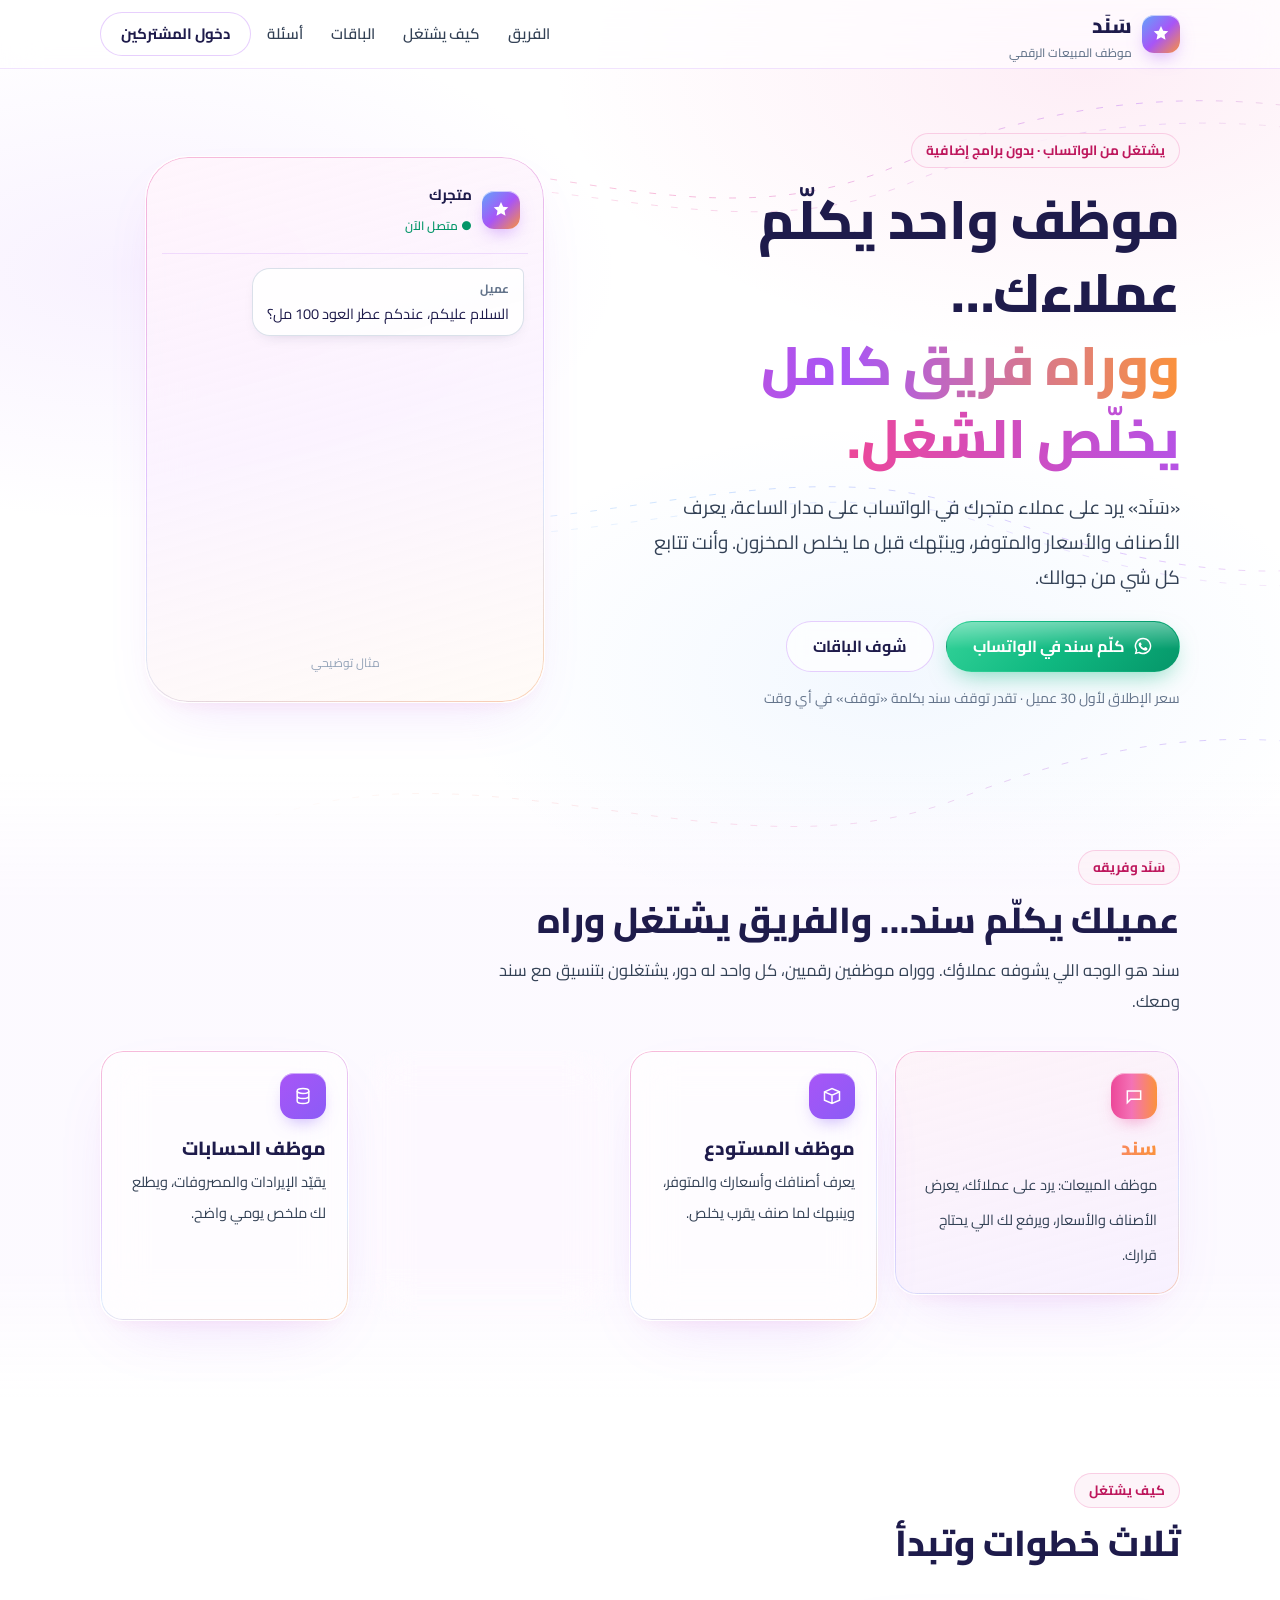
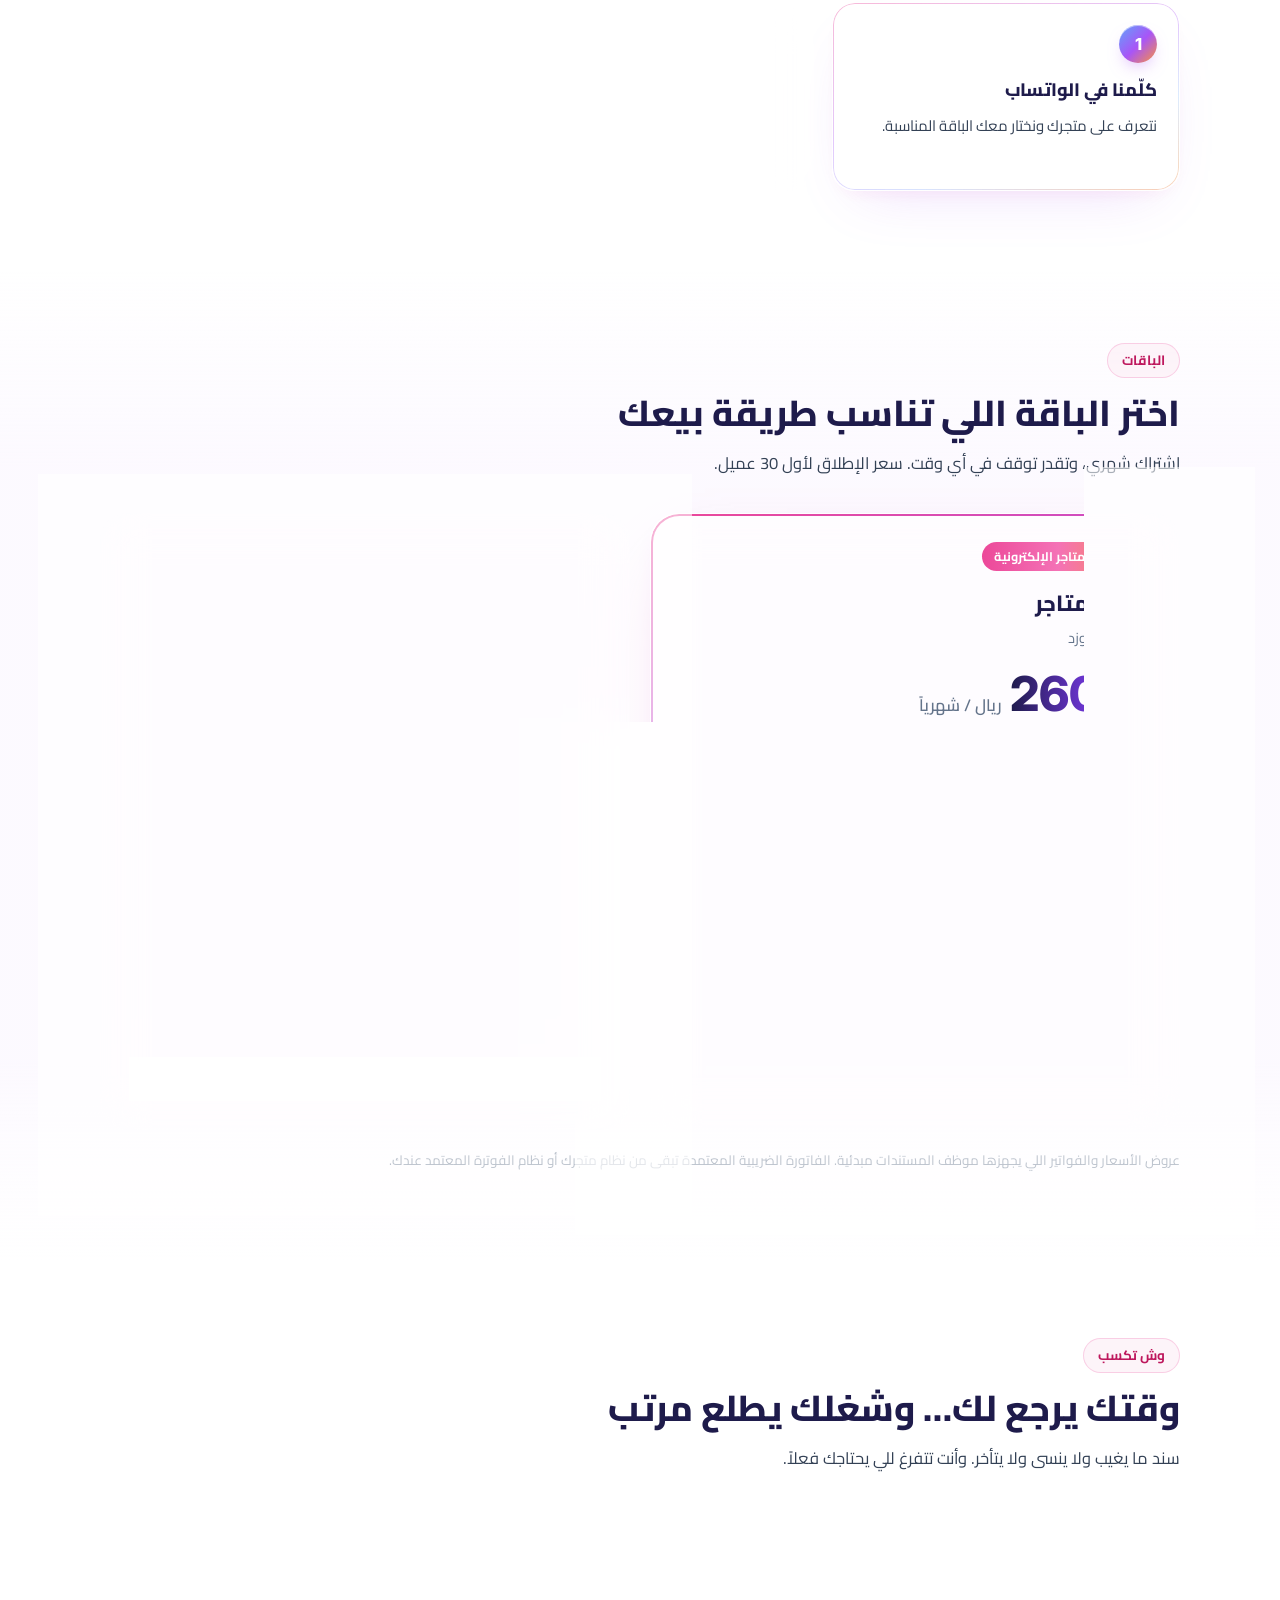
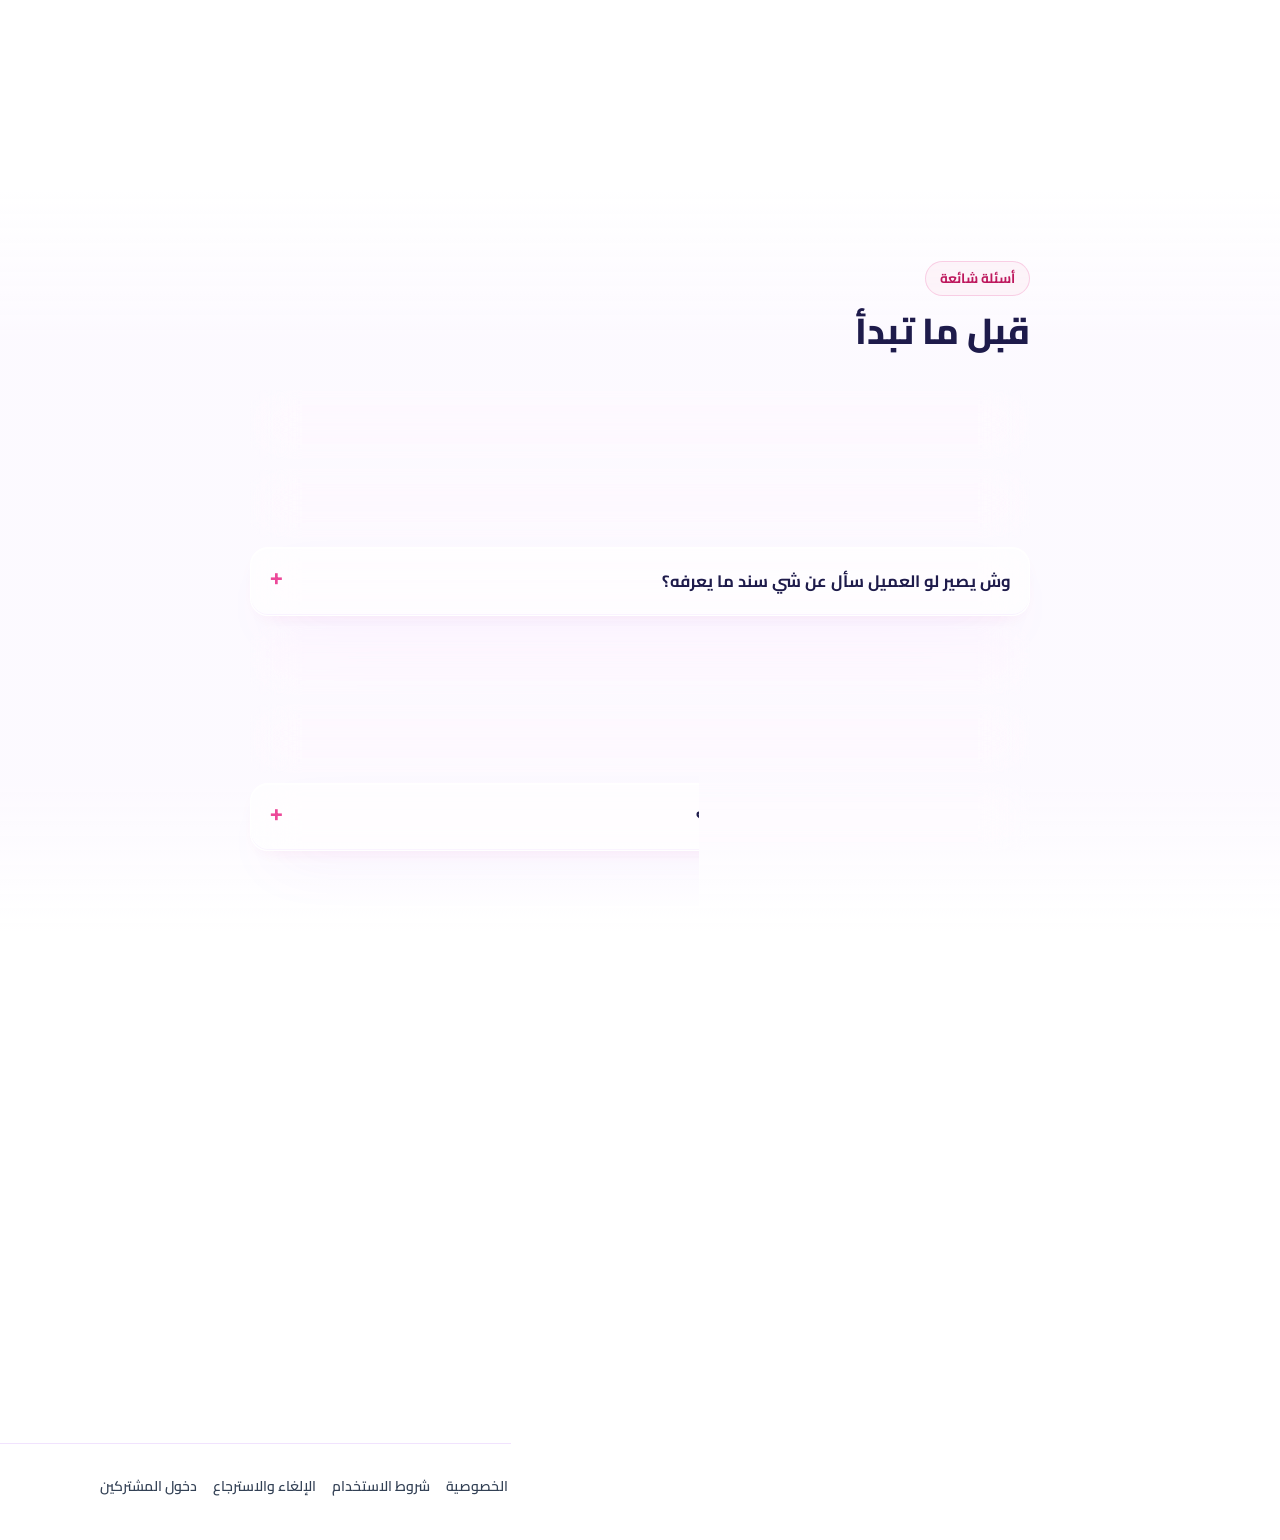
<file: index.html>
<!DOCTYPE html>
<html lang="ar" dir="rtl">
<head>
<meta charset="UTF-8">
<meta name="viewport" content="width=device-width, initial-scale=1">
<title>سَنَد | موظف المبيعات الرقمي لمتجرك على الواتساب</title>
<meta name="description" content="سَنَد يرد على عملاء متجرك في الواتساب 24 ساعة، ووراه فريق رقمي يتابع المخزون ويجهز عروض الأسعار ويقيّد الحسابات. سعر الإطلاق لأول 30 عميل.">
<meta name="theme-color" content="#FFFFFF">
<link rel="canonical" href="https://maladel.com/">
<link rel="icon" href="assets/favicon.svg" type="image/svg+xml">
<meta property="og:type" content="website">
<meta property="og:locale" content="ar_SA">
<meta property="og:url" content="https://maladel.com/">
<meta property="og:title" content="سَنَد | موظف المبيعات الرقمي لمتجرك على الواتساب">
<meta property="og:description" content="يرد على عملائك 24 ساعة، ووراه فريق رقمي يتابع المخزون والمستندات والحسابات.">
<meta property="og:image" content="https://maladel.com/assets/og.png">
<meta property="og:image:width" content="1200">
<meta property="og:image:height" content="630">
<meta name="twitter:card" content="summary_large_image">
<link rel="preconnect" href="https://fonts.googleapis.com">
<link rel="preconnect" href="https://fonts.gstatic.com" crossorigin>
<link href="https://fonts.googleapis.com/css2?family=Cairo:wght@400;500;600;700;800&family=Inter:wght@400;600;700;800&display=swap" rel="stylesheet">
<link rel="stylesheet" href="assets/style.css">
</head>
<body>
<div class="flow" aria-hidden="true">
  <svg class="f1" viewBox="0 0 1600 260" preserveAspectRatio="none"><defs><linearGradient id="lg1" x1="0" x2="1"><stop offset="0" stop-color="#EC4899" stop-opacity="0"/><stop offset=".3" stop-color="#EC4899" stop-opacity=".45"/><stop offset=".7" stop-color="#A855F7" stop-opacity=".45"/><stop offset="1" stop-color="#FB923C" stop-opacity="0"/></linearGradient></defs><path stroke="url(#lg1)" d="M0 180 C 260 60, 520 260, 800 140 S 1340 40, 1600 150"/><path stroke="url(#lg1)" d="M0 200 C 300 90, 560 270, 820 160 S 1360 70, 1600 175" opacity=".6"/></svg>
  <svg class="f2" viewBox="0 0 1600 260" preserveAspectRatio="none"><defs><linearGradient id="lg2" x1="0" x2="1"><stop offset="0" stop-color="#60A5FA" stop-opacity="0"/><stop offset=".35" stop-color="#60A5FA" stop-opacity=".4"/><stop offset=".7" stop-color="#A855F7" stop-opacity=".4"/><stop offset="1" stop-color="#EC4899" stop-opacity="0"/></linearGradient></defs><path stroke="url(#lg2)" d="M0 90 C 300 220, 620 20, 900 120 S 1380 230, 1600 100"/><path stroke="url(#lg2)" d="M0 110 C 320 235, 640 40, 920 140 S 1400 245, 1600 122" opacity=".55"/></svg>
  <svg class="f3" viewBox="0 0 1600 260" preserveAspectRatio="none"><defs><linearGradient id="lg3" x1="0" x2="1"><stop offset="0" stop-color="#FB923C" stop-opacity="0"/><stop offset=".4" stop-color="#F472B6" stop-opacity=".38"/><stop offset=".75" stop-color="#8B5CF6" stop-opacity=".38"/><stop offset="1" stop-color="#60A5FA" stop-opacity="0"/></linearGradient></defs><path stroke="url(#lg3)" d="M0 150 C 280 40, 600 230, 880 120 S 1380 30, 1600 140"/></svg>
</div>
<a class="skip" href="#main">تخطَّ إلى المحتوى</a>

<header class="top">
  <div class="wrap">
    <a class="brand" href="./" aria-label="سَنَد — الصفحة الرئيسية">
      <span class="mark" aria-hidden="true"><svg class="ico" viewBox="0 0 24 24" fill="currentColor"><path d="M12 2.5l2.6 5.6 6.1.7-4.5 4.2 1.2 6-5.4-3-5.4 3 1.2-6L3.3 8.8l6.1-.7z"/></svg></span>
      <span>سَنَد<small>موظف المبيعات الرقمي</small></span>
    </a>
    <nav class="nav" aria-label="القائمة الرئيسية">
      <a class="link" href="#team">الفريق</a>
      <a class="link" href="#how">كيف يشتغل</a>
      <a class="link" href="#pricing">الباقات</a>
      <a class="link" href="#faq">أسئلة</a>
      <a class="btn btn-ghost" href="app.html">دخول المشتركين</a>
    </nav>
  </div>
</header>

<main id="main">
  <section class="hero" aria-labelledby="h-hero">
    <div class="wrap">
      <div>
        <span class="eyebrow">يشتغل من الواتساب · بدون برامج إضافية</span>
        <h1 id="h-hero">موظف واحد يكلّم عملاءك…<br><em>ووراه فريق كامل يخلّص الشغل.</em></h1>
        <p class="lead">«سَنَد» يرد على عملاء متجرك في الواتساب على مدار الساعة، يعرف الأصناف والأسعار والمتوفر، وينبّهك قبل ما يخلص المخزون. وأنت تتابع كل شي من جوالك.</p>
        <div class="cta-row">
          <a class="btn btn-wa btn-lg" href="app.html?go=wa">
            <svg class="ico" viewBox="0 0 24 24" fill="currentColor" aria-hidden="true"><path d="M12 2a10 10 0 0 0-8.6 15.1L2 22l5-1.3A10 10 0 1 0 12 2zm0 18.2a8.2 8.2 0 0 1-4.2-1.2l-.3-.2-3 .8.8-2.9-.2-.3A8.2 8.2 0 1 1 12 20.2zm4.5-6.1c-.2-.1-1.5-.7-1.7-.8s-.4-.1-.6.1-.7.8-.8 1-.3.2-.5.1a6.7 6.7 0 0 1-3.3-2.9c-.2-.4.2-.4.7-1.3.1-.2 0-.3 0-.4l-.8-1.8c-.2-.5-.4-.4-.6-.4h-.5a1 1 0 0 0-.7.3 3 3 0 0 0-.9 2.2 5.2 5.2 0 0 0 1.1 2.7 11.8 11.8 0 0 0 4.5 4c1.7.7 2.3.8 3.2.6.5-.1 1.5-.6 1.7-1.2s.2-1.1.1-1.2-.2-.2-.5-.3z"/></svg>
            كلّم سند في الواتساب
          </a>
          <a class="btn btn-ghost btn-lg" href="#pricing">شوف الباقات</a>
        </div>
        <p class="note">سعر الإطلاق لأول 30 عميل · تقدر توقف سند بكلمة «توقف» في أي وقت</p>
      </div>

      <div>
        <div class="phone" role="img" aria-label="مثال توضيحي لمحادثة: عميل يسأل عن صنف، وسند يرد بالتوفر والسعر ويرسل عرض سعر">
          <div class="phone-head">
            <span class="mark" aria-hidden="true"><svg class="ico" viewBox="0 0 24 24" fill="currentColor"><path d="M12 2.5l2.6 5.6 6.1.7-4.5 4.2 1.2 6-5.4-3-5.4 3 1.2-6L3.3 8.8l6.1-.7z"/></svg></span>
            <div><b>متجرك</b><small>● متصل الآن</small></div>
          </div>
          <div class="chat" id="chat" aria-hidden="true">
            <div class="msg in"><span class="who">عميل</span>السلام عليكم، عندكم عطر العود 100 مل؟</div>
            <div class="msg out sanad"><span class="who">سند</span>وعليكم السلام، حياك الله. متوفر، وسعره 180 ريال. تبي أرسل لك رابط الطلب؟</div>
            <div class="msg in"><span class="who">عميل</span>أبي 3 حبات، وأبي عرض سعر للشركة</div>
            <div class="msg out sanad"><span class="who">سند</span>أبشر، هذا عرض السعر لـ 3 حبات:
              <div class="doc-chip"><svg class="ico" viewBox="0 0 24 24" fill="none" stroke="currentColor" stroke-width="1.8" aria-hidden="true"><path d="M7 3h7l5 5v13H7z M14 3v5h5 M10 13h6 M10 17h6"/></svg>عرض سعر · PDF</div>
            </div>
          </div>
          <p class="demo-tag">مثال توضيحي</p>
        </div>
      </div>
    </div>
  </section>

  <section id="team" class="alt" aria-labelledby="h-team">
    <div class="wrap">
      <div class="sec-head">
        <span class="eyebrow">سَنَد وفريقه</span>
        <h2 id="h-team">عميلك يكلّم سند… والفريق يشتغل وراه</h2>
        <p>سند هو الوجه اللي يشوفه عملاؤك. ووراه موظفين رقميين، كل واحد له دور، يشتغلون بتنسيق مع سند ومعك.</p>
      </div>
      <div class="team">
        <div class="member lead">
          <div class="badge-ico gold"><svg class="ico" viewBox="0 0 24 24" fill="none" stroke="currentColor" stroke-width="1.8" aria-hidden="true"><path d="M4 6h16v10H8l-4 4z"/></svg></div>
          <b>سند</b><span>موظف المبيعات: يرد على عملائك، يعرض الأصناف والأسعار، ويرفع لك اللي يحتاج قرارك.</span>
        </div>
        <div class="member">
          <div class="badge-ico"><svg class="ico" viewBox="0 0 24 24" fill="none" stroke="currentColor" stroke-width="1.8" aria-hidden="true"><path d="M3 7l9-4 9 4v10l-9 4-9-4z M3 7l9 4 9-4 M12 11v10"/></svg></div>
          <b>موظف المستودع</b><span>يعرف أصنافك وأسعارك والمتوفر، وينبهك لما صنف يقرب يخلص.</span>
        </div>
        <div class="member">
          <div class="badge-ico"><svg class="ico" viewBox="0 0 24 24" fill="none" stroke="currentColor" stroke-width="1.8" aria-hidden="true"><path d="M7 3h7l5 5v13H7z M14 3v5h5 M10 13h6 M10 17h6"/></svg></div>
          <b>موظف المستندات</b><span>يجهز عروض الأسعار والفواتير المبدئية كملفات PDF جاهزة للإرسال.</span>
        </div>
        <div class="member">
          <div class="badge-ico"><svg class="ico" viewBox="0 0 24 24" fill="none" stroke="currentColor" stroke-width="1.8" aria-hidden="true"><ellipse cx="12" cy="6" rx="7" ry="3"/><path d="M5 6v6c0 1.7 3.1 3 7 3s7-1.3 7-3V6 M5 12v6c0 1.7 3.1 3 7 3s7-1.3 7-3v-6"/></svg></div>
          <b>موظف الحسابات</b><span>يقيّد الإيرادات والمصروفات، ويطلع لك ملخص يومي واضح.</span>
        </div>
      </div>
    </div>
  </section>

  <section id="how" aria-labelledby="h-how">
    <div class="wrap">
      <div class="sec-head">
        <span class="eyebrow">كيف يشتغل</span>
        <h2 id="h-how">ثلاث خطوات وتبدأ</h2>
      </div>
      <ol class="steps" style="list-style:none;padding:0;margin:0">
        <li class="step"><span class="n">1</span><h3>كلّمنا في الواتساب</h3><p>نتعرف على متجرك ونختار معك الباقة المناسبة.</p></li>
        <li class="step"><span class="n">2</span><h3>نجهّز سند لمتجرك</h3><p>بالاسم اللي تختاره ورقم متجرك، ونربطه بأصنافك (سلة / زد) بصلاحية قراءة فقط.</p></li>
        <li class="step"><span class="n">3</span><h3>تمسح الباركود ويبدأ</h3><p>من واتساب متجرك تربط الجهاز، وسند يبدأ يرد على عملائك من نفس الرقم.</p></li>
      </ol>
    </div>
  </section>

  <section id="pricing" class="alt" aria-labelledby="h-pricing">
    <div class="wrap">
      <div class="sec-head">
        <span class="eyebrow">الباقات</span>
        <h2 id="h-pricing">اختر الباقة اللي تناسب طريقة بيعك</h2>
        <p>اشتراك شهري، وتقدر توقف في أي وقت. سعر الإطلاق لأول 30 عميل.</p>
      </div>
      <div class="plans">
        <article class="plan pop" aria-labelledby="p1">
          <span class="tag">لأصحاب المتاجر الإلكترونية</span>
          <h3 id="p1">باقة المتاجر</h3>
          <p class="for">لمتاجر سلة وزد</p>
          <div class="price"><s class="old num" aria-label="السعر السابق 390 ريال">390</s><b>260</b><span>ريال / شهرياً</span></div>
          <p class="launch">سعر الإطلاق لأول 30 عميل</p>
          <ul>
            <li><svg class="ico" viewBox="0 0 24 24" fill="none" stroke="currentColor" stroke-width="2.2" aria-hidden="true"><path d="M5 12l5 5L20 7"/></svg>يرد على عملاء متجرك في الواتساب على مدار الساعة</li>
            <li><svg class="ico" viewBox="0 0 24 24" fill="none" stroke="currentColor" stroke-width="2.2" aria-hidden="true"><path d="M5 12l5 5L20 7"/></svg>يعرض الأصناف والأسعار والمتوفر من متجرك مباشرة</li>
            <li><svg class="ico" viewBox="0 0 24 24" fill="none" stroke="currentColor" stroke-width="2.2" aria-hidden="true"><path d="M5 12l5 5L20 7"/></svg>يرسل للعميل رابط الشراء للصنف اللي يبيه</li>
            <li><svg class="ico" viewBox="0 0 24 24" fill="none" stroke="currentColor" stroke-width="2.2" aria-hidden="true"><path d="M5 12l5 5L20 7"/></svg>ينبهك لما صنف يقرب يخلص</li>
            <li><svg class="ico" viewBox="0 0 24 24" fill="none" stroke="currentColor" stroke-width="2.2" aria-hidden="true"><path d="M5 12l5 5L20 7"/></svg>يرفع لك الطلبات اللي تحتاج قرارك: الخصومات والطلبات الكبيرة</li>
            <li><svg class="ico" viewBox="0 0 24 24" fill="none" stroke="currentColor" stroke-width="2.2" aria-hidden="true"><path d="M5 12l5 5L20 7"/></svg>داشبورد تتابع فيها أداء موظفينك</li>
          </ul>
          <a class="btn btn-gold w100" href="app.html?plan=stores">اشترك في باقة المتاجر</a>
        </article>
        <article class="plan" aria-labelledby="p2">
          <span class="tag cool">للبيع عبر السوشال</span>
          <h3 id="p2">باقة البائع الاجتماعي</h3>
          <p class="for">لمن يبيع من انستقرام وتيك توك وإعلانات قوقل</p>
          <div class="price"><s class="old num" aria-label="السعر السابق 290 ريال">290</s><b>195</b><span>ريال / شهرياً</span></div>
          <p class="launch">سعر الإطلاق لأول 30 عميل</p>
          <ul>
            <li><svg class="ico" viewBox="0 0 24 24" fill="none" stroke="currentColor" stroke-width="2.2" aria-hidden="true"><path d="M5 12l5 5L20 7"/></svg>يرد على عملائك في الواتساب على مدار الساعة</li>
            <li><svg class="ico" viewBox="0 0 24 24" fill="none" stroke="currentColor" stroke-width="2.2" aria-hidden="true"><path d="M5 12l5 5L20 7"/></svg>يدير أصنافك من ملف Excel أو بأوامر الواتساب</li>
            <li><svg class="ico" viewBox="0 0 24 24" fill="none" stroke="currentColor" stroke-width="2.2" aria-hidden="true"><path d="M5 12l5 5L20 7"/></svg>يجهز عروض الأسعار والفواتير المبدئية PDF</li>
            <li><svg class="ico" viewBox="0 0 24 24" fill="none" stroke="currentColor" stroke-width="2.2" aria-hidden="true"><path d="M5 12l5 5L20 7"/></svg>يقيّد الإيرادات والمصروفات أول بأول</li>
            <li><svg class="ico" viewBox="0 0 24 24" fill="none" stroke="currentColor" stroke-width="2.2" aria-hidden="true"><path d="M5 12l5 5L20 7"/></svg>رابط تتبع لكل مصدر إعلان، عشان تعرف وش يجيب لك عملاء</li>
            <li><svg class="ico" viewBox="0 0 24 24" fill="none" stroke="currentColor" stroke-width="2.2" aria-hidden="true"><path d="M5 12l5 5L20 7"/></svg>تقرير أسبوعي بالمبيعات ومصادرها</li>
            <li><svg class="ico" viewBox="0 0 24 24" fill="none" stroke="currentColor" stroke-width="2.2" aria-hidden="true"><path d="M5 12l5 5L20 7"/></svg>داشبورد تتابع فيها أداء موظفينك</li>
          </ul>
          <a class="btn btn-ghost w100" href="app.html?plan=social">اشترك في باقة البائع الاجتماعي</a>
        </article>
      </div>
      <p class="fine">عروض الأسعار والفواتير اللي يجهزها موظف المستندات مبدئية. الفاتورة الضريبية المعتمدة تبقى من نظام متجرك أو نظام الفوترة المعتمد عندك.</p>
    </div>
  </section>

  <section id="value" aria-labelledby="h-value">
    <div class="wrap">
      <div class="sec-head">
        <span class="eyebrow">وش تكسب</span>
        <h2 id="h-value">وقتك يرجع لك… وشغلك يطلع مرتب</h2>
        <p>سند ما يغيب ولا ينسى ولا يتأخر. وأنت تتفرغ للي يحتاجك فعلاً.</p>
      </div>
      <div class="grid3">
        <div class="card"><div class="badge-ico gold"><svg class="ico" viewBox="0 0 24 24" fill="none" stroke="currentColor" stroke-width="1.8" aria-hidden="true"><circle cx="12" cy="12" r="9"/><path d="M12 7v5l3 2"/></svg></div><h3>رد فوري في أي ساعة</h3><p>عميلك ما ينتظر للصباح. سند يرد عليه في نفس اللحظة، والليل مثل النهار.</p></div>
        <div class="card"><div class="badge-ico"><svg class="ico" viewBox="0 0 24 24" fill="none" stroke="currentColor" stroke-width="1.8" aria-hidden="true"><path d="M5 12l5 5L20 7"/></svg></div><h3>معلومة صحيحة كل مرة</h3><p>الأسعار والمتوفر من متجرك مباشرة، ونفس الأسلوب المرتب مع كل عميل.</p></div>
        <div class="card"><div class="badge-ico green"><svg class="ico" viewBox="0 0 24 24" fill="none" stroke="currentColor" stroke-width="1.8" aria-hidden="true"><path d="M4 19V9M10 19V5M16 19v-7M22 19H2"/></svg></div><h3>كل شي قدامك</h3><p>من الداشبورد تتابع أداء موظفينك: كم رسالة، كم عميل، وش انطلب، ووش يحتاج قرارك.</p></div>
      </div>
    </div>
  </section>

  <section id="faq" class="alt faq" aria-labelledby="h-faq">
    <div class="wrap" style="max-width:820px">
      <div class="sec-head"><span class="eyebrow">أسئلة شائعة</span><h2 id="h-faq">قبل ما تبدأ</h2></div>
      <details><summary>أحتاج أنزّل برنامج أو تطبيق؟</summary><p>لا. سند يشتغل على رقم واتساب متجرك نفسه. تربطه مرة وحدة بمسح باركود، وتتابع كل شي من جوالك.</p></details>
      <details><summary>هل سند يقدر يعدّل في متجري؟</summary><p>لا. موظف المستودع يقرأ الأصناف والأسعار والمخزون بصلاحية قراءة فقط، وما يغيّر شي في متجرك.</p></details>
      <details><summary>وش يصير لو العميل سأل عن شي سند ما يعرفه؟</summary><p>سند ما يخترع أسعار ولا معلومات. إذا ما عنده الجواب يقول للعميل إن الفريق بيرد عليه، ويرسل لك تنبيه بالتفاصيل.</p></details>
      <details><summary>أقدر أوقف سند مؤقتاً؟</summary><p>إيه. ترسل له «توقف» ويوقف الرد، و«اشتغل» يرجع.</p></details>
      <details><summary>كيف أبدأ مع سند؟</summary><p>سجّل دخولك، واختر باقتك، وكمّل مع سند في الواتساب. نجهزه لك على رقم متجرك، وتقدر توقفه في أي وقت بكلمة «توقف».</p></details>
      <details><summary>وش الفرق بين لوحة المشتركين والواتساب؟</summary><p>الواتساب هو مكان الشغل اليومي. لوحة المشتركين تعرض لك ملخص حركة أعمالك وتقاريرك بعد تفعيل اشتراكك، وتدخلها بحساب قوقل أو بريدك.</p></details>
    </div>
  </section>

  <section class="final" aria-labelledby="h-final">
    <div class="wrap"><div class="glass">
      <h2 id="h-final">استمتع بوقتك بعد إبرام صفقاتك…<br><em class="grad-text">واترك سند وفريق عمله يقومون بتنفيذها.</em></h2>
      <p>سعر الإطلاق لأول 30 عميل.</p>
      <a class="btn btn-wa btn-lg" href="app.html">ابدأ مع سند</a>
    </div></div>
  </section>
</main>

<footer>
  <div class="wrap">
    <span>© <span id="yr">2026</span> سَنَد · موظف المبيعات الرقمي</span>
    <nav aria-label="روابط قانونية">
      <a href="privacy.html">سياسة الخصوصية</a>
      <a href="terms.html">شروط الاستخدام</a>
      <a href="refund.html">الإلغاء والاسترجاع</a>
      <a href="app.html">دخول المشتركين</a>
    </nav>
  </div>
</footer>

<script src="assets/site.js" defer></script>
</body>
</html>
</file>
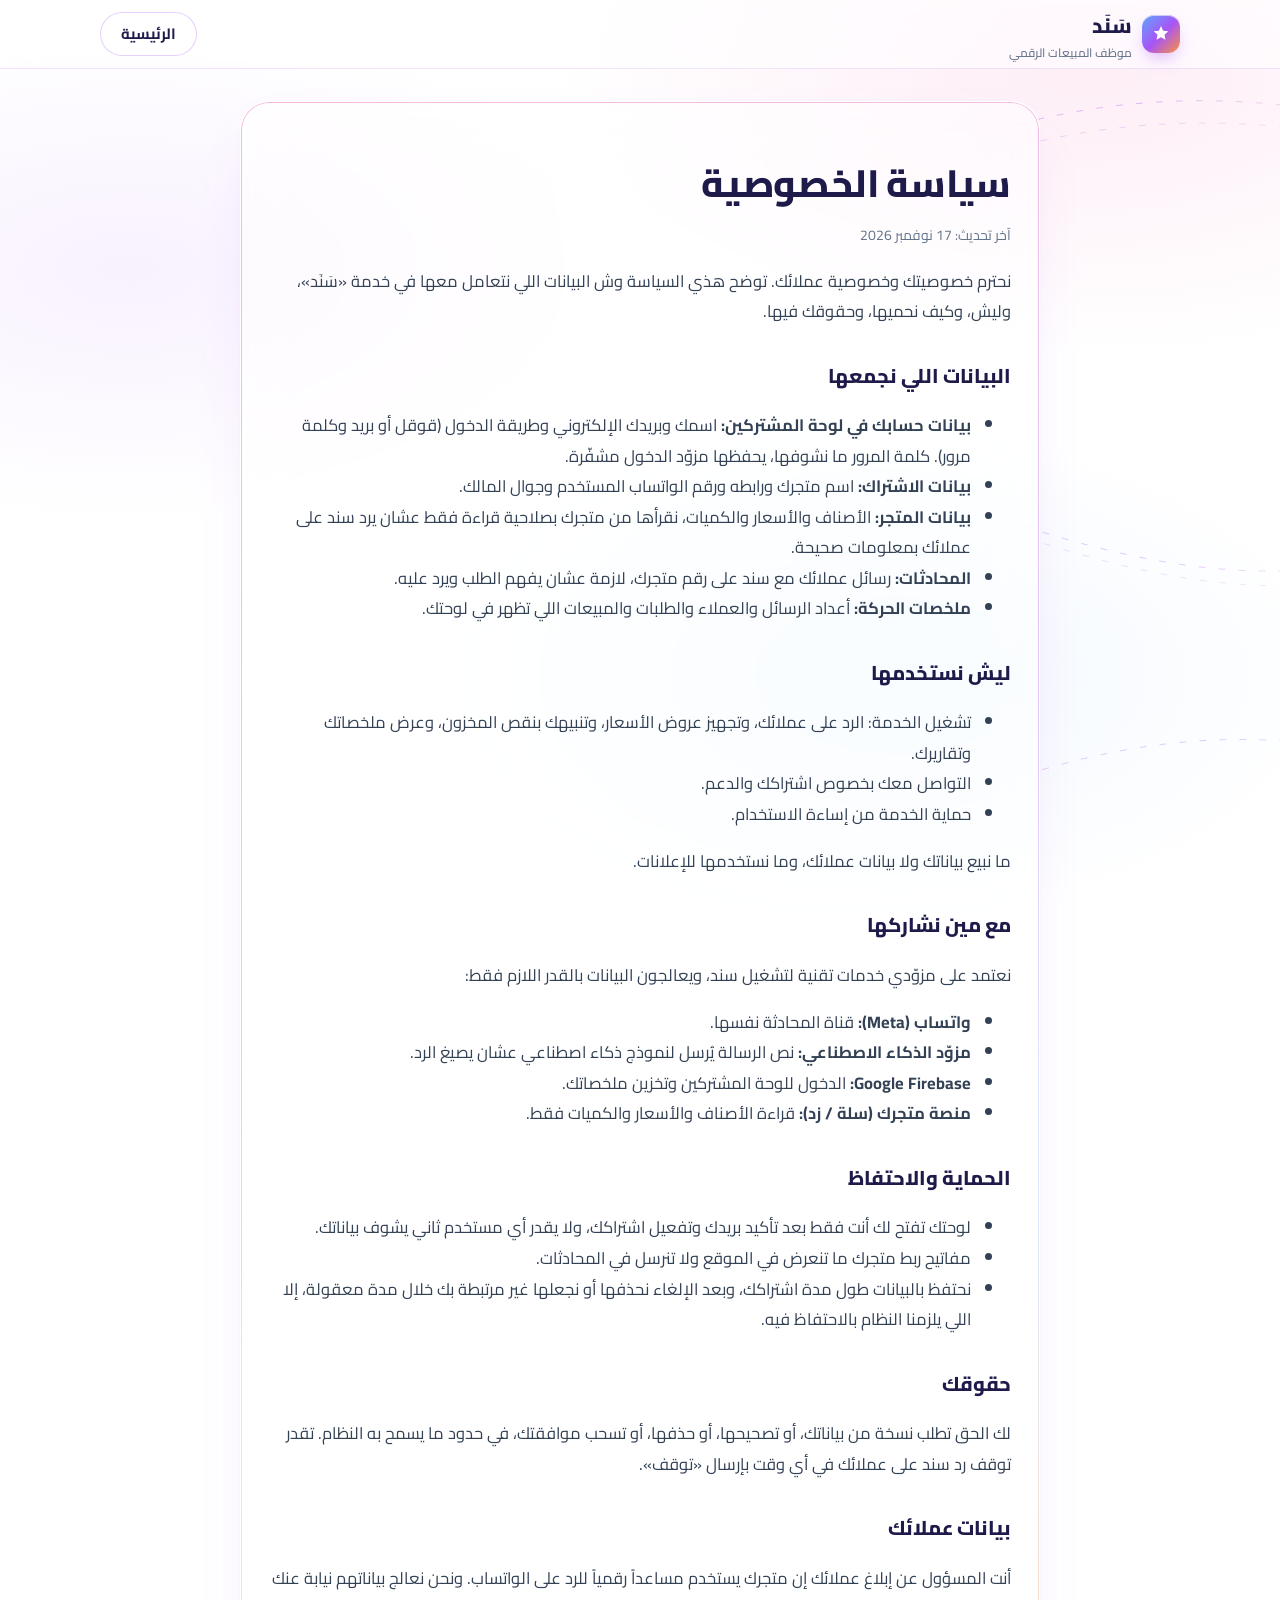
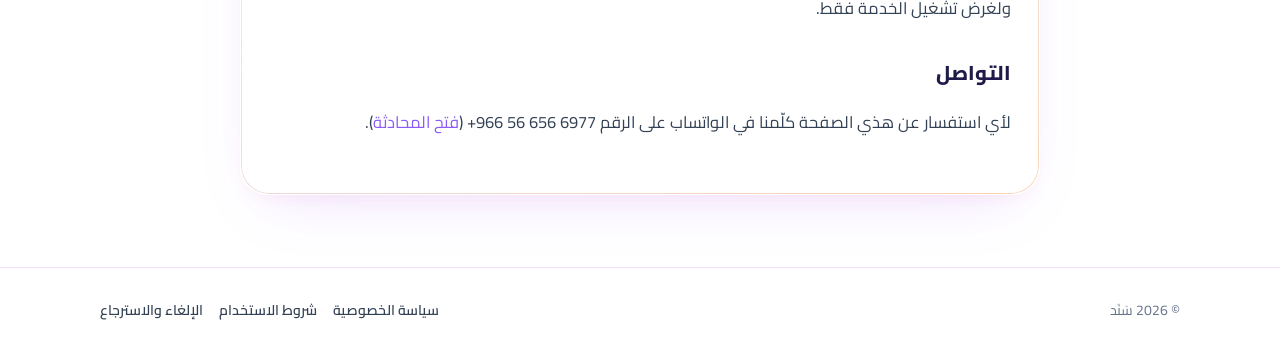
<file: privacy.html>
<!DOCTYPE html>
<html lang="ar" dir="rtl">
<head>
<meta charset="UTF-8">
<meta name="viewport" content="width=device-width, initial-scale=1">
<title>سياسة الخصوصية | سَنَد</title>
<meta name="description" content="كيف تجمع خدمة سَنَد البيانات وتستخدمها وتحميها.">
<meta name="theme-color" content="#FFFFFF">
<link rel="icon" href="assets/favicon.svg" type="image/svg+xml">
<link rel="preconnect" href="https://fonts.googleapis.com">
<link rel="preconnect" href="https://fonts.gstatic.com" crossorigin>
<link href="https://fonts.googleapis.com/css2?family=Cairo:wght@400;500;600;700;800&family=Inter:wght@400;600;700;800&display=swap" rel="stylesheet">
<link rel="stylesheet" href="assets/style.css">
</head>
<body>
<div class="flow" aria-hidden="true">
  <svg class="f1" viewBox="0 0 1600 260" preserveAspectRatio="none"><defs><linearGradient id="lg1" x1="0" x2="1"><stop offset="0" stop-color="#EC4899" stop-opacity="0"/><stop offset=".3" stop-color="#EC4899" stop-opacity=".45"/><stop offset=".7" stop-color="#A855F7" stop-opacity=".45"/><stop offset="1" stop-color="#FB923C" stop-opacity="0"/></linearGradient></defs><path stroke="url(#lg1)" d="M0 180 C 260 60, 520 260, 800 140 S 1340 40, 1600 150"/><path stroke="url(#lg1)" d="M0 200 C 300 90, 560 270, 820 160 S 1360 70, 1600 175" opacity=".6"/></svg>
  <svg class="f2" viewBox="0 0 1600 260" preserveAspectRatio="none"><defs><linearGradient id="lg2" x1="0" x2="1"><stop offset="0" stop-color="#60A5FA" stop-opacity="0"/><stop offset=".35" stop-color="#60A5FA" stop-opacity=".4"/><stop offset=".7" stop-color="#A855F7" stop-opacity=".4"/><stop offset="1" stop-color="#EC4899" stop-opacity="0"/></linearGradient></defs><path stroke="url(#lg2)" d="M0 90 C 300 220, 620 20, 900 120 S 1380 230, 1600 100"/><path stroke="url(#lg2)" d="M0 110 C 320 235, 640 40, 920 140 S 1400 245, 1600 122" opacity=".55"/></svg>
  <svg class="f3" viewBox="0 0 1600 260" preserveAspectRatio="none"><defs><linearGradient id="lg3" x1="0" x2="1"><stop offset="0" stop-color="#FB923C" stop-opacity="0"/><stop offset=".4" stop-color="#F472B6" stop-opacity=".38"/><stop offset=".75" stop-color="#8B5CF6" stop-opacity=".38"/><stop offset="1" stop-color="#60A5FA" stop-opacity="0"/></linearGradient></defs><path stroke="url(#lg3)" d="M0 150 C 280 40, 600 230, 880 120 S 1380 30, 1600 140"/></svg>
</div>
<header class="top"><div class="wrap">
  <a class="brand" href="./" aria-label="سَنَد — الصفحة الرئيسية"><span class="mark" aria-hidden="true"><svg class="ico" viewBox="0 0 24 24" fill="currentColor"><path d="M12 2.5l2.6 5.6 6.1.7-4.5 4.2 1.2 6-5.4-3-5.4 3 1.2-6L3.3 8.8l6.1-.7z"/></svg></span><span>سَنَد<small>موظف المبيعات الرقمي</small></span></a>
  <nav class="nav"><a class="btn btn-ghost" href="./">الرئيسية</a></nav>
</div></header>
<main id="main" class="doc glass">
<h1>سياسة الخصوصية</h1>
<p class="meta">آخر تحديث: 17 نوفمبر 2026</p>
<p>نحترم خصوصيتك وخصوصية عملائك. توضح هذي السياسة وش البيانات اللي نتعامل معها في خدمة «سَنَد»، وليش، وكيف نحميها، وحقوقك فيها.</p>
<h2>البيانات اللي نجمعها</h2>
<ul>
<li><b>بيانات حسابك في لوحة المشتركين:</b> اسمك وبريدك الإلكتروني وطريقة الدخول (قوقل أو بريد وكلمة مرور). كلمة المرور ما نشوفها، يحفظها مزوّد الدخول مشفّرة.</li>
<li><b>بيانات الاشتراك:</b> اسم متجرك ورابطه ورقم الواتساب المستخدم وجوال المالك.</li>
<li><b>بيانات المتجر:</b> الأصناف والأسعار والكميات، نقرأها من متجرك بصلاحية قراءة فقط عشان يرد سند على عملائك بمعلومات صحيحة.</li>
<li><b>المحادثات:</b> رسائل عملائك مع سند على رقم متجرك، لازمة عشان يفهم الطلب ويرد عليه.</li>
<li><b>ملخصات الحركة:</b> أعداد الرسائل والعملاء والطلبات والمبيعات اللي تظهر في لوحتك.</li>
</ul>
<h2>ليش نستخدمها</h2>
<ul>
<li>تشغيل الخدمة: الرد على عملائك، وتجهيز عروض الأسعار، وتنبيهك بنقص المخزون، وعرض ملخصاتك وتقاريرك.</li>
<li>التواصل معك بخصوص اشتراكك والدعم.</li>
<li>حماية الخدمة من إساءة الاستخدام.</li>
</ul>
<p>ما نبيع بياناتك ولا بيانات عملائك، وما نستخدمها للإعلانات.</p>
<h2>مع مين نشاركها</h2>
<p>نعتمد على مزوّدي خدمات تقنية لتشغيل سند، ويعالجون البيانات بالقدر اللازم فقط:</p>
<ul>
<li><b>واتساب (Meta):</b> قناة المحادثة نفسها.</li>
<li><b>مزوّد الذكاء الاصطناعي:</b> نص الرسالة يُرسل لنموذج ذكاء اصطناعي عشان يصيغ الرد.</li>
<li><b>Google Firebase:</b> الدخول للوحة المشتركين وتخزين ملخصاتك.</li>
<li><b>منصة متجرك (سلة / زد):</b> قراءة الأصناف والأسعار والكميات فقط.</li>
</ul>
<h2>الحماية والاحتفاظ</h2>
<ul>
<li>لوحتك تفتح لك أنت فقط بعد تأكيد بريدك وتفعيل اشتراكك، ولا يقدر أي مستخدم ثاني يشوف بياناتك.</li>
<li>مفاتيح ربط متجرك ما تنعرض في الموقع ولا تنرسل في المحادثات.</li>
<li>نحتفظ بالبيانات طول مدة اشتراكك، وبعد الإلغاء نحذفها أو نجعلها غير مرتبطة بك خلال مدة معقولة، إلا اللي يلزمنا النظام بالاحتفاظ فيه.</li>
</ul>
<h2>حقوقك</h2>
<p>لك الحق تطلب نسخة من بياناتك، أو تصحيحها، أو حذفها، أو تسحب موافقتك، في حدود ما يسمح به النظام. تقدر توقف رد سند على عملائك في أي وقت بإرسال «توقف».</p>
<h2>بيانات عملائك</h2>
<p>أنت المسؤول عن إبلاغ عملائك إن متجرك يستخدم مساعداً رقمياً للرد على الواتساب. ونحن نعالج بياناتهم نيابة عنك ولغرض تشغيل الخدمة فقط.</p>
<h2>التواصل</h2>
<p>لأي استفسار عن هذي الصفحة كلّمنا في الواتساب على الرقم <span dir="ltr">+966 56 656 6977</span> (<a data-wa="استفسار عن سياسة الخصوصية" href="https://wa.me/966566566977">فتح المحادثة</a>).</p>
</main>
<footer><div class="wrap"><span>© <span id="yr">2026</span> سَنَد</span><nav aria-label="روابط قانونية"><a href="privacy.html">سياسة الخصوصية</a><a href="terms.html">شروط الاستخدام</a><a href="refund.html">الإلغاء والاسترجاع</a></nav></div></footer>
<script src="assets/site.js" defer></script>
</body>
</html>
</file>
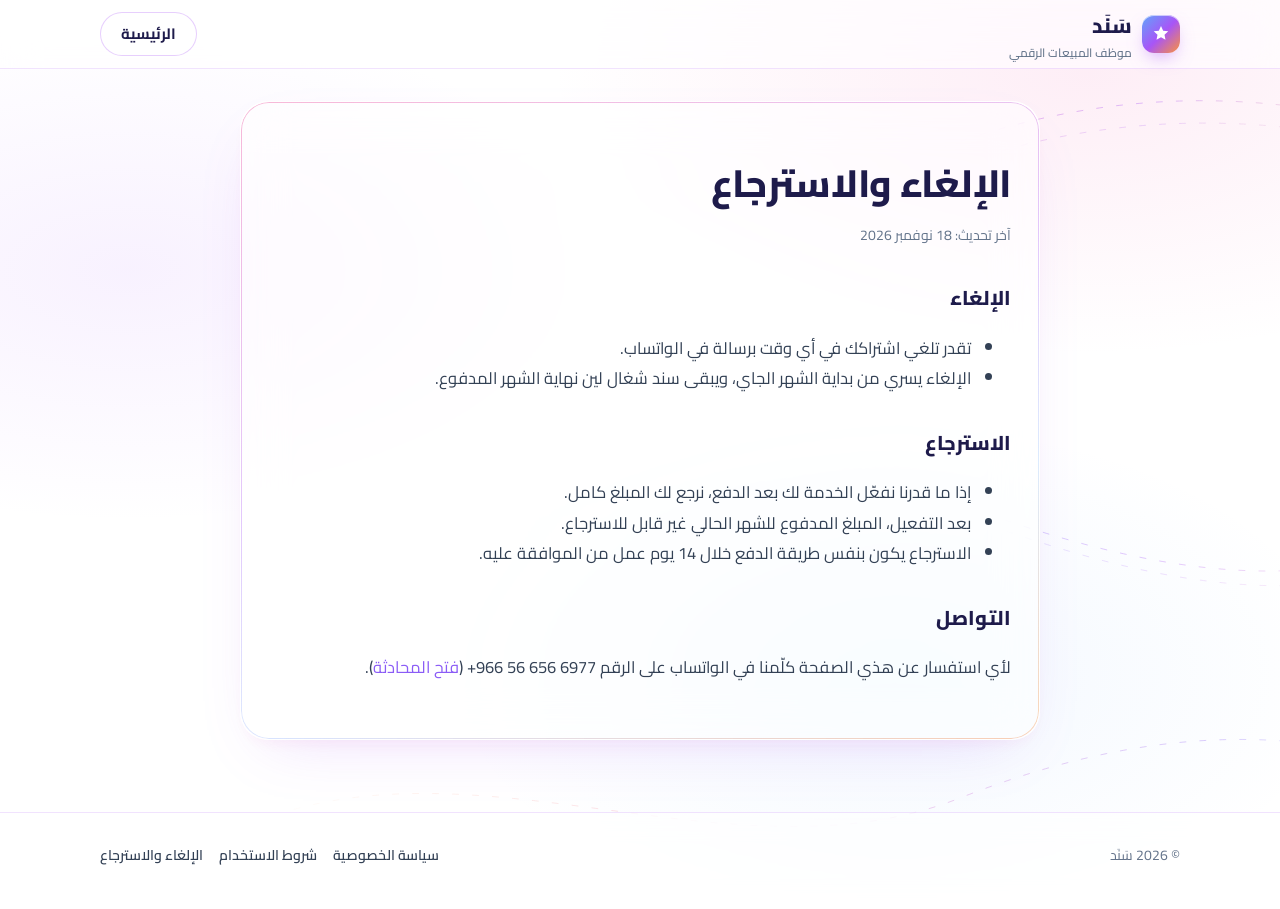
<file: refund.html>
<!DOCTYPE html>
<html lang="ar" dir="rtl">
<head>
<meta charset="UTF-8">
<meta name="viewport" content="width=device-width, initial-scale=1">
<title>الإلغاء والاسترجاع | سَنَد</title>
<meta name="description" content="سياسة إلغاء اشتراك سَنَد واسترجاع المبالغ.">
<meta name="theme-color" content="#FFFFFF">
<link rel="icon" href="assets/favicon.svg" type="image/svg+xml">
<link rel="preconnect" href="https://fonts.googleapis.com">
<link rel="preconnect" href="https://fonts.gstatic.com" crossorigin>
<link href="https://fonts.googleapis.com/css2?family=Cairo:wght@400;500;600;700;800&family=Inter:wght@400;600;700;800&display=swap" rel="stylesheet">
<link rel="stylesheet" href="assets/style.css">
</head>
<body>
<div class="flow" aria-hidden="true">
  <svg class="f1" viewBox="0 0 1600 260" preserveAspectRatio="none"><defs><linearGradient id="lg1" x1="0" x2="1"><stop offset="0" stop-color="#EC4899" stop-opacity="0"/><stop offset=".3" stop-color="#EC4899" stop-opacity=".45"/><stop offset=".7" stop-color="#A855F7" stop-opacity=".45"/><stop offset="1" stop-color="#FB923C" stop-opacity="0"/></linearGradient></defs><path stroke="url(#lg1)" d="M0 180 C 260 60, 520 260, 800 140 S 1340 40, 1600 150"/><path stroke="url(#lg1)" d="M0 200 C 300 90, 560 270, 820 160 S 1360 70, 1600 175" opacity=".6"/></svg>
  <svg class="f2" viewBox="0 0 1600 260" preserveAspectRatio="none"><defs><linearGradient id="lg2" x1="0" x2="1"><stop offset="0" stop-color="#60A5FA" stop-opacity="0"/><stop offset=".35" stop-color="#60A5FA" stop-opacity=".4"/><stop offset=".7" stop-color="#A855F7" stop-opacity=".4"/><stop offset="1" stop-color="#EC4899" stop-opacity="0"/></linearGradient></defs><path stroke="url(#lg2)" d="M0 90 C 300 220, 620 20, 900 120 S 1380 230, 1600 100"/><path stroke="url(#lg2)" d="M0 110 C 320 235, 640 40, 920 140 S 1400 245, 1600 122" opacity=".55"/></svg>
  <svg class="f3" viewBox="0 0 1600 260" preserveAspectRatio="none"><defs><linearGradient id="lg3" x1="0" x2="1"><stop offset="0" stop-color="#FB923C" stop-opacity="0"/><stop offset=".4" stop-color="#F472B6" stop-opacity=".38"/><stop offset=".75" stop-color="#8B5CF6" stop-opacity=".38"/><stop offset="1" stop-color="#60A5FA" stop-opacity="0"/></linearGradient></defs><path stroke="url(#lg3)" d="M0 150 C 280 40, 600 230, 880 120 S 1380 30, 1600 140"/></svg>
</div>
<header class="top"><div class="wrap">
  <a class="brand" href="./" aria-label="سَنَد — الصفحة الرئيسية"><span class="mark" aria-hidden="true"><svg class="ico" viewBox="0 0 24 24" fill="currentColor"><path d="M12 2.5l2.6 5.6 6.1.7-4.5 4.2 1.2 6-5.4-3-5.4 3 1.2-6L3.3 8.8l6.1-.7z"/></svg></span><span>سَنَد<small>موظف المبيعات الرقمي</small></span></a>
  <nav class="nav"><a class="btn btn-ghost" href="./">الرئيسية</a></nav>
</div></header>
<main id="main" class="doc glass">
<h1>الإلغاء والاسترجاع</h1>
<p class="meta">آخر تحديث: 18 نوفمبر 2026</p>
<h2>الإلغاء</h2>
<ul>
<li>تقدر تلغي اشتراكك في أي وقت برسالة في الواتساب.</li>
<li>الإلغاء يسري من بداية الشهر الجاي، ويبقى سند شغال لين نهاية الشهر المدفوع.</li>
</ul>
<h2>الاسترجاع</h2>
<ul>
<li>إذا ما قدرنا نفعّل الخدمة لك بعد الدفع، نرجع لك المبلغ كامل.</li>
<li>بعد التفعيل، المبلغ المدفوع للشهر الحالي غير قابل للاسترجاع.</li>
<li>الاسترجاع يكون بنفس طريقة الدفع خلال 14 يوم عمل من الموافقة عليه.</li>
</ul>
<h2>التواصل</h2>
<p>لأي استفسار عن هذي الصفحة كلّمنا في الواتساب على الرقم <span dir="ltr">+966 56 656 6977</span> (<a data-wa="استفسار عن الإلغاء والاسترجاع" href="https://wa.me/966566566977">فتح المحادثة</a>).</p>
</main>
<footer><div class="wrap"><span>© <span id="yr">2026</span> سَنَد</span><nav aria-label="روابط قانونية"><a href="privacy.html">سياسة الخصوصية</a><a href="terms.html">شروط الاستخدام</a><a href="refund.html">الإلغاء والاسترجاع</a></nav></div></footer>
<script src="assets/site.js" defer></script>
</body>
</html>
</file>
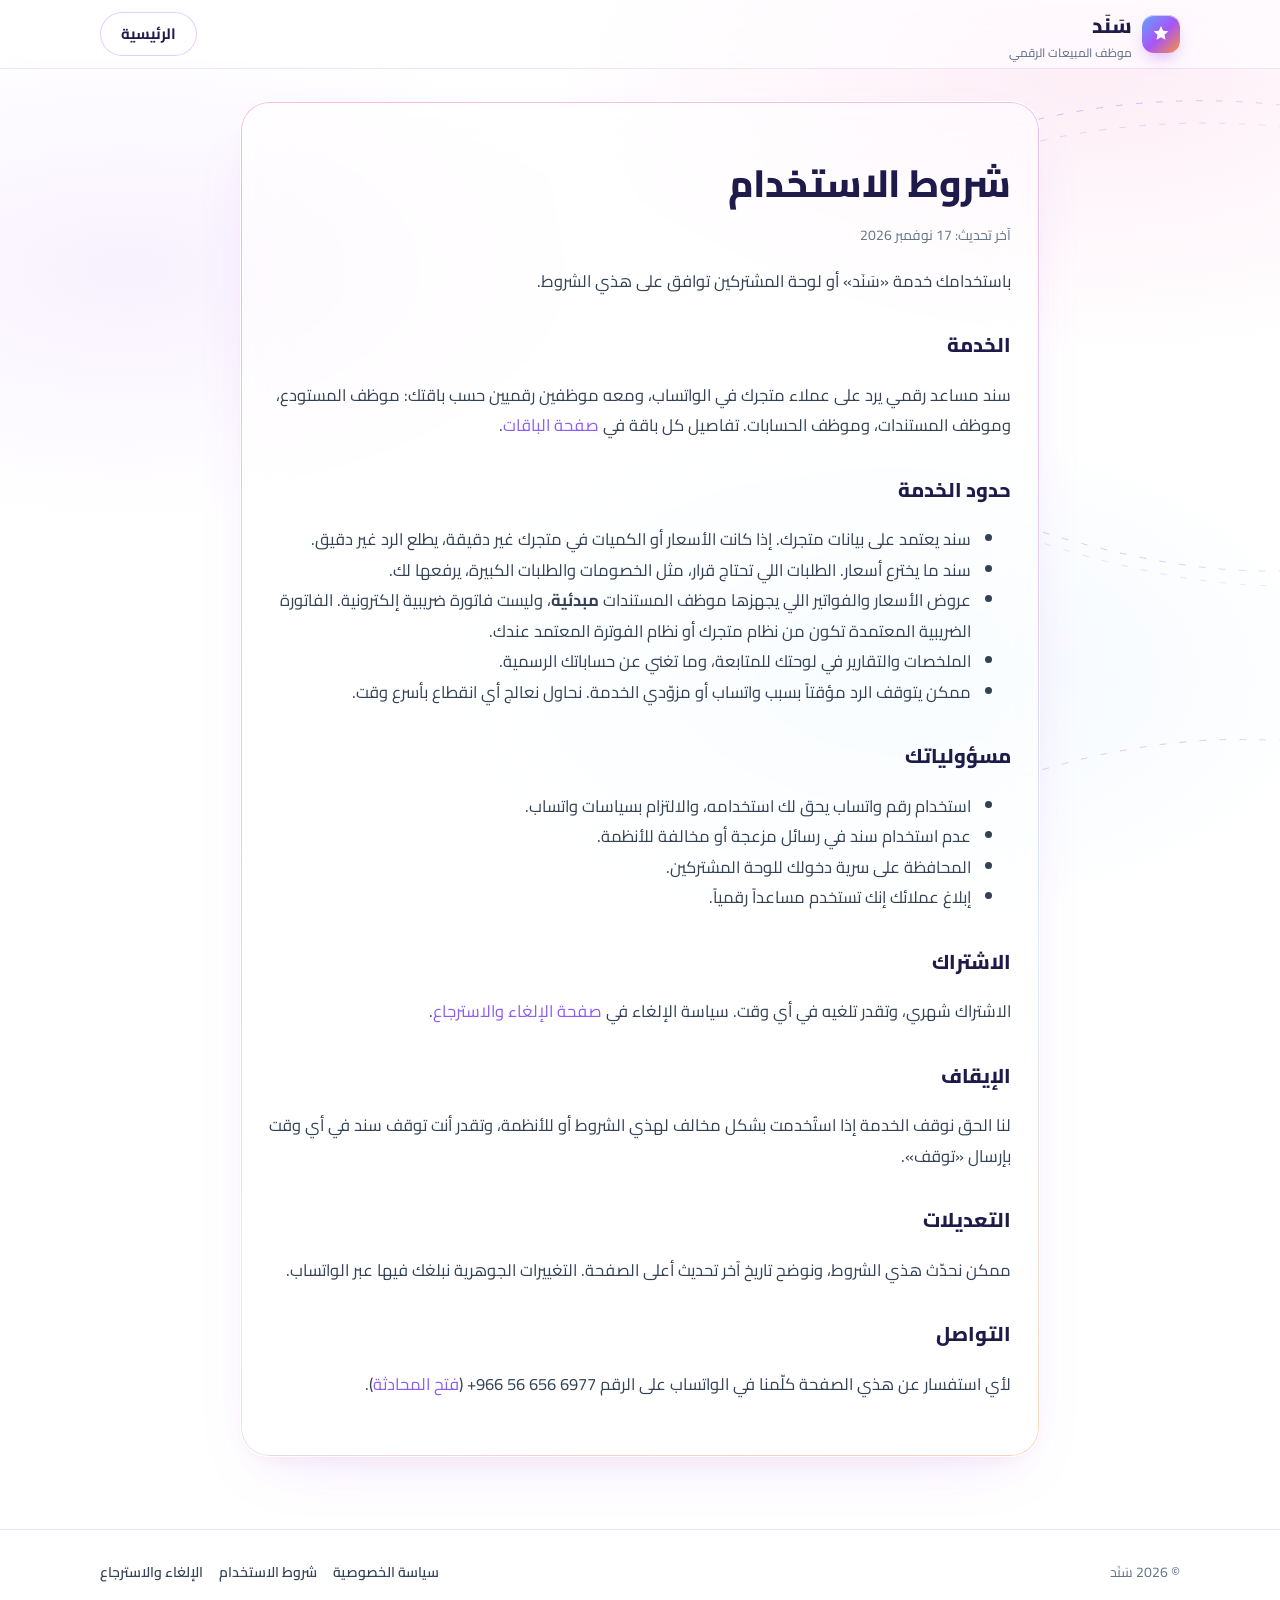
<file: terms.html>
<!DOCTYPE html>
<html lang="ar" dir="rtl">
<head>
<meta charset="UTF-8">
<meta name="viewport" content="width=device-width, initial-scale=1">
<title>شروط الاستخدام | سَنَد</title>
<meta name="description" content="الشروط اللي تنظم استخدام خدمة سَنَد ولوحة المشتركين.">
<meta name="theme-color" content="#FFFFFF">
<link rel="icon" href="assets/favicon.svg" type="image/svg+xml">
<link rel="preconnect" href="https://fonts.googleapis.com">
<link rel="preconnect" href="https://fonts.gstatic.com" crossorigin>
<link href="https://fonts.googleapis.com/css2?family=Cairo:wght@400;500;600;700;800&family=Inter:wght@400;600;700;800&display=swap" rel="stylesheet">
<link rel="stylesheet" href="assets/style.css">
</head>
<body>
<div class="flow" aria-hidden="true">
  <svg class="f1" viewBox="0 0 1600 260" preserveAspectRatio="none"><defs><linearGradient id="lg1" x1="0" x2="1"><stop offset="0" stop-color="#EC4899" stop-opacity="0"/><stop offset=".3" stop-color="#EC4899" stop-opacity=".45"/><stop offset=".7" stop-color="#A855F7" stop-opacity=".45"/><stop offset="1" stop-color="#FB923C" stop-opacity="0"/></linearGradient></defs><path stroke="url(#lg1)" d="M0 180 C 260 60, 520 260, 800 140 S 1340 40, 1600 150"/><path stroke="url(#lg1)" d="M0 200 C 300 90, 560 270, 820 160 S 1360 70, 1600 175" opacity=".6"/></svg>
  <svg class="f2" viewBox="0 0 1600 260" preserveAspectRatio="none"><defs><linearGradient id="lg2" x1="0" x2="1"><stop offset="0" stop-color="#60A5FA" stop-opacity="0"/><stop offset=".35" stop-color="#60A5FA" stop-opacity=".4"/><stop offset=".7" stop-color="#A855F7" stop-opacity=".4"/><stop offset="1" stop-color="#EC4899" stop-opacity="0"/></linearGradient></defs><path stroke="url(#lg2)" d="M0 90 C 300 220, 620 20, 900 120 S 1380 230, 1600 100"/><path stroke="url(#lg2)" d="M0 110 C 320 235, 640 40, 920 140 S 1400 245, 1600 122" opacity=".55"/></svg>
  <svg class="f3" viewBox="0 0 1600 260" preserveAspectRatio="none"><defs><linearGradient id="lg3" x1="0" x2="1"><stop offset="0" stop-color="#FB923C" stop-opacity="0"/><stop offset=".4" stop-color="#F472B6" stop-opacity=".38"/><stop offset=".75" stop-color="#8B5CF6" stop-opacity=".38"/><stop offset="1" stop-color="#60A5FA" stop-opacity="0"/></linearGradient></defs><path stroke="url(#lg3)" d="M0 150 C 280 40, 600 230, 880 120 S 1380 30, 1600 140"/></svg>
</div>
<header class="top"><div class="wrap">
  <a class="brand" href="./" aria-label="سَنَد — الصفحة الرئيسية"><span class="mark" aria-hidden="true"><svg class="ico" viewBox="0 0 24 24" fill="currentColor"><path d="M12 2.5l2.6 5.6 6.1.7-4.5 4.2 1.2 6-5.4-3-5.4 3 1.2-6L3.3 8.8l6.1-.7z"/></svg></span><span>سَنَد<small>موظف المبيعات الرقمي</small></span></a>
  <nav class="nav"><a class="btn btn-ghost" href="./">الرئيسية</a></nav>
</div></header>
<main id="main" class="doc glass">
<h1>شروط الاستخدام</h1>
<p class="meta">آخر تحديث: 17 نوفمبر 2026</p>
<p>باستخدامك خدمة «سَنَد» أو لوحة المشتركين توافق على هذي الشروط.</p>
<h2>الخدمة</h2>
<p>سند مساعد رقمي يرد على عملاء متجرك في الواتساب، ومعه موظفين رقميين حسب باقتك: موظف المستودع، وموظف المستندات، وموظف الحسابات. تفاصيل كل باقة في <a href="./#pricing">صفحة الباقات</a>.</p>
<h2>حدود الخدمة</h2>
<ul>
<li>سند يعتمد على بيانات متجرك. إذا كانت الأسعار أو الكميات في متجرك غير دقيقة، يطلع الرد غير دقيق.</li>
<li>سند ما يخترع أسعار. الطلبات اللي تحتاج قرار، مثل الخصومات والطلبات الكبيرة، يرفعها لك.</li>
<li>عروض الأسعار والفواتير اللي يجهزها موظف المستندات <b>مبدئية</b>، وليست فاتورة ضريبية إلكترونية. الفاتورة الضريبية المعتمدة تكون من نظام متجرك أو نظام الفوترة المعتمد عندك.</li>
<li>الملخصات والتقارير في لوحتك للمتابعة، وما تغني عن حساباتك الرسمية.</li>
<li>ممكن يتوقف الرد مؤقتاً بسبب واتساب أو مزوّدي الخدمة. نحاول نعالج أي انقطاع بأسرع وقت.</li>
</ul>
<h2>مسؤولياتك</h2>
<ul>
<li>استخدام رقم واتساب يحق لك استخدامه، والالتزام بسياسات واتساب.</li>
<li>عدم استخدام سند في رسائل مزعجة أو مخالفة للأنظمة.</li>
<li>المحافظة على سرية دخولك للوحة المشتركين.</li>
<li>إبلاغ عملائك إنك تستخدم مساعداً رقمياً.</li>
</ul>
<h2>الاشتراك</h2>
<p>الاشتراك شهري، وتقدر تلغيه في أي وقت. سياسة الإلغاء في <a href="refund.html">صفحة الإلغاء والاسترجاع</a>.</p>
<h2>الإيقاف</h2>
<p>لنا الحق نوقف الخدمة إذا استُخدمت بشكل مخالف لهذي الشروط أو للأنظمة، وتقدر أنت توقف سند في أي وقت بإرسال «توقف».</p>
<h2>التعديلات</h2>
<p>ممكن نحدّث هذي الشروط، ونوضح تاريخ آخر تحديث أعلى الصفحة. التغييرات الجوهرية نبلغك فيها عبر الواتساب.</p>
<h2>التواصل</h2>
<p>لأي استفسار عن هذي الصفحة كلّمنا في الواتساب على الرقم <span dir="ltr">+966 56 656 6977</span> (<a data-wa="استفسار عن شروط الاستخدام" href="https://wa.me/966566566977">فتح المحادثة</a>).</p>
</main>
<footer><div class="wrap"><span>© <span id="yr">2026</span> سَنَد</span><nav aria-label="روابط قانونية"><a href="privacy.html">سياسة الخصوصية</a><a href="terms.html">شروط الاستخدام</a><a href="refund.html">الإلغاء والاسترجاع</a></nav></div></footer>
<script src="assets/site.js" defer></script>
</body>
</html>
</file>
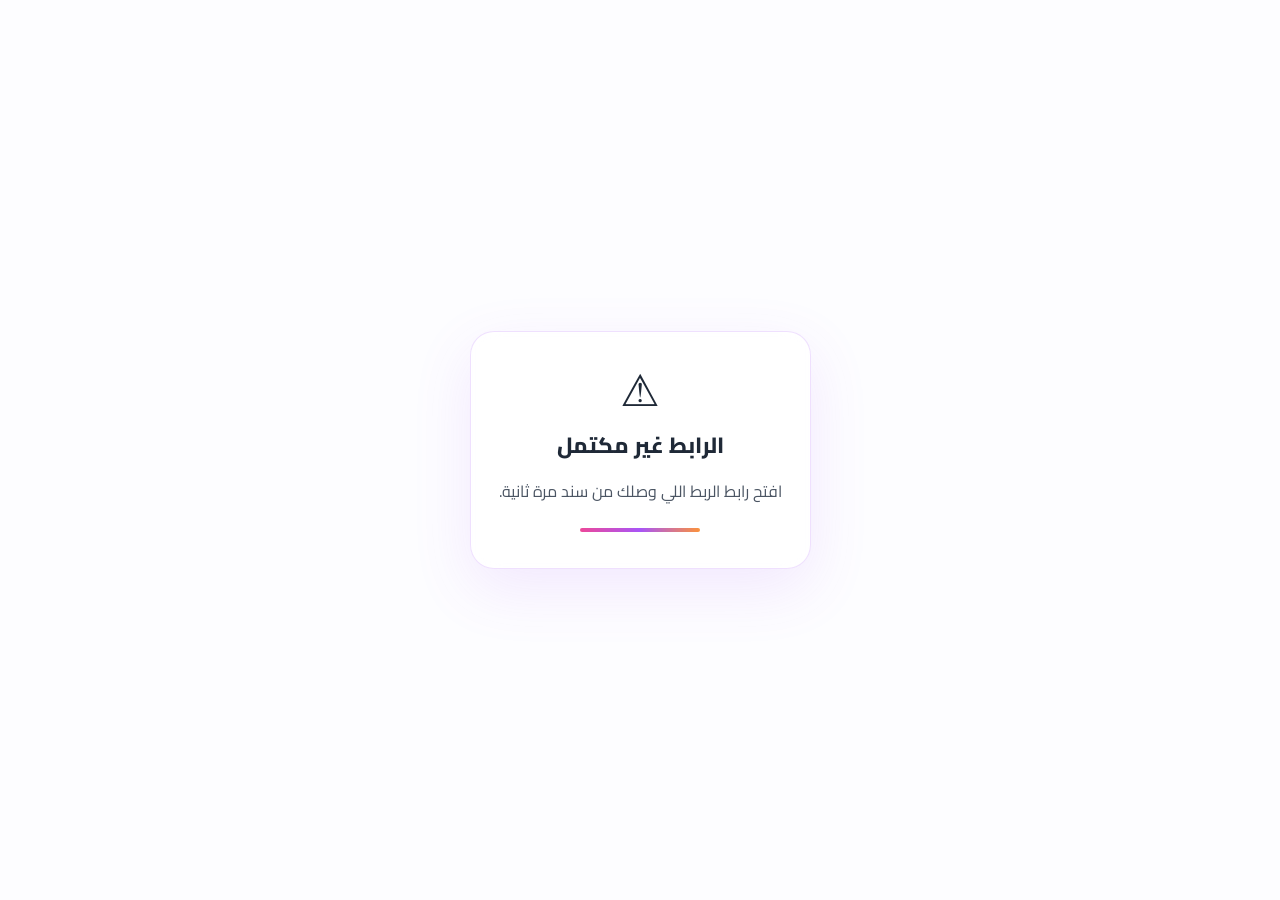
<file: salla/callback.html>
<!DOCTYPE html>
<html lang="ar" dir="rtl">
<head>
<meta charset="UTF-8">
<meta name="viewport" content="width=device-width, initial-scale=1">
<title>ربط المتجر | سَنَد</title>
<meta name="robots" content="noindex">
<meta name="referrer" content="no-referrer">
<meta name="theme-color" content="#FFFFFF">
<link rel="icon" href="../assets/favicon.svg" type="image/svg+xml">
<link href="https://fonts.googleapis.com/css2?family=Cairo:wght@400;600;700;800&display=swap" rel="stylesheet">
<style>
  body{margin:0;min-height:100vh;display:grid;place-items:center;font-family:Cairo,system-ui,sans-serif;background:#FDFDFF;color:#1F2937}
  .card{max-width:440px;margin:24px;padding:36px 28px;text-align:center;border-radius:24px;background:rgba(255,255,255,.7);
        border:1px solid rgba(168,85,247,.18);box-shadow:0 20px 60px rgba(168,85,247,.12);backdrop-filter:blur(14px)}
  .ic{font-size:44px;line-height:1;margin-bottom:12px}
  h1{font-size:22px;margin:0 0 10px;font-weight:800}
  p{margin:0;color:#4B5563;line-height:1.9}
  .bar{height:4px;border-radius:4px;margin:22px auto 0;width:120px;background:linear-gradient(90deg,#EC4899,#A855F7,#FB923C)}
</style>
</head>
<body>
<main class="card" aria-live="polite">
  <div class="ic" id="ic">⏳</div>
  <h1 id="t">جاري ربط متجرك…</h1>
  <p id="m">لحظات بس.</p>
  <div class="bar"></div>
</main>
<script type="module">
// صفحة استقبال موافقة سلة: تحط {code, state} في Firestore (salla_auth) وبس.
// ما فيها أي سر: الرمز لحاله ما يفيد بدون مفتاح التطبيق السري المحفوظ عندنا.
import { firebaseConfig } from "../assets/firebase-config.js";
const V = "10.12.0";
const $ = (id) => document.getElementById(id);
const show = (ic, t, m) => { $("ic").textContent = ic; $("t").textContent = t; $("m").textContent = m; };
const q = new URLSearchParams(location.search);
const code = q.get("code") || "", state = q.get("state") || "";
history.replaceState(null, "", location.pathname);   // نشيل الرمز من شريط العنوان
if (q.get("error")) {
  show("✋", "ما تم الربط", "تم إلغاء الموافقة. تقدر ترجع للرابط اللي وصلك وتوافق من جديد.");
} else if (!/^[A-Za-z0-9._~-]{8,512}$/.test(code) || !/^[a-z0-9_-]{8,128}$/.test(state)) {
  show("⚠️", "الرابط غير مكتمل", "افتح رابط الربط اللي وصلك من سند مرة ثانية.");
} else {
  try {
    const [{ initializeApp }, fs] = await Promise.all([
      import(`https://www.gstatic.com/firebasejs/${V}/firebase-app.js`),
      import(`https://www.gstatic.com/firebasejs/${V}/firebase-firestore.js`),
    ]);
    const db = fs.getFirestore(initializeApp(firebaseConfig));
    await fs.addDoc(fs.collection(db, "salla_auth"), { code, state, at: fs.serverTimestamp() });
    show("✅", "تم ربط متجرك بنجاح", "أمين المستودع بيبدأ يقرأ منتجاتك وأسعارك خلال دقائق، ويوصلك تأكيد على الواتساب. تقدر تسكّر الصفحة.");
  } catch (e) {
    show("⚠️", "صار خطأ بسيط", "ما قدرنا نكمل الربط. افتح الرابط مرة ثانية، أو كلّم سند على الواتساب.");
  }
}
</script>
</body>
</html>
</file>
<file: assets/style.css>
/* سَنَد — هوية بيضاء ثلجية، زجاج كريستالي، شبكة رفيعة، خطوط انسيابية (نفس ألوان وخطوط الموقع الأصلي) */
:root{
  --snow:#FFFFFF;--snow2:#FBFAFF;
  --ink:#1E1B4B;--ink2:#334155;--mute:#64748B;--dim:#94A3B8;
  --pink:#EC4899;--pink2:#F472B6;--purple:#A855F7;--violet:#8B5CF6;--orange:#FB923C;--blue:#60A5FA;--green:#10B981;--green2:#059669;
  --grad:linear-gradient(90deg,#EC4899 0%,#F472B6 45%,#FB923C 100%);
  --grad-cool:linear-gradient(135deg,#60A5FA 0%,#A855F7 52%,#FB923C 100%);
  --hair:rgba(168,85,247,.16);
  --glass:rgba(255,255,255,.58);
  --glass-strong:rgba(255,255,255,.74);
  --r:22px;--max:1120px;
}
*{box-sizing:border-box;-webkit-tap-highlight-color:transparent}
html{scroll-behavior:smooth}
@media (prefers-reduced-motion:reduce){html{scroll-behavior:auto}*{animation:none!important;transition:none!important}}
body{
  margin:0;color:var(--ink);font-family:"Cairo","Inter",sans-serif;font-size:16.5px;line-height:1.85;overflow-x:hidden;
  background-color:var(--snow);
  background-image:
    radial-gradient(60% 45% at 85% 8%,rgba(244,114,182,.12),transparent 70%),
    radial-gradient(55% 40% at 10% 30%,rgba(192,132,252,.11),transparent 70%),
    radial-gradient(50% 40% at 70% 75%,rgba(96,165,250,.08),transparent 70%),
    linear-gradient(rgba(168,85,247,.055) .5px,transparent .5px),
    linear-gradient(90deg,rgba(168,85,247,.055) .5px,transparent .5px);
  background-size:100% 100%,100% 100%,100% 100%,28px 28px,28px 28px;
  background-attachment:fixed;
}
.num,.font-num{font-family:"Inter",sans-serif;font-variant-numeric:tabular-nums}
a{color:var(--violet);text-decoration:none}
a:hover{text-decoration:underline}
img,svg{display:block;max-width:100%}
.wrap{max-width:var(--max);margin:0 auto;padding:0 20px;position:relative}
.sr{position:absolute;width:1px;height:1px;overflow:hidden;clip:rect(0 0 0 0);white-space:nowrap}
.skip{position:absolute;inset-inline-start:12px;top:-60px;background:var(--ink);color:#fff;padding:8px 14px;border-radius:12px;z-index:99}
.skip:focus{top:12px}
:focus-visible{outline:2px solid var(--purple);outline-offset:3px;border-radius:8px}

/* flowing lines (fixed, behind everything) */
.flow{position:fixed;inset:0;z-index:-1;pointer-events:none;overflow:hidden}
.flow svg{position:absolute;width:140%;height:auto;inset-inline-start:-20%}
.flow path{fill:none;stroke-width:.8;stroke-linecap:round;vector-effect:non-scaling-stroke}
.flow .f1{top:6%}.flow .f2{top:46%}.flow .f3{top:78%}
@media (prefers-reduced-motion:no-preference){.flow path{stroke-dasharray:6 14;animation:drift 38s linear infinite}.flow .f2 path{animation-duration:52s;animation-direction:reverse}}
@keyframes drift{to{stroke-dashoffset:-400}}

/* crystal glass: frosted, thin gradient hairline border, inner highlight */
.glass,.card,.member,.step,.plan,.phone,.auth-card,.kpi,.faq details,.result{
  position:relative;background:var(--glass);
  backdrop-filter:blur(22px) saturate(170%);-webkit-backdrop-filter:blur(22px) saturate(170%);
  border:1px solid rgba(255,255,255,.9);
  box-shadow:0 24px 60px -28px rgba(168,85,247,.22),0 8px 22px -12px rgba(236,72,153,.12),inset 0 1px 0 rgba(255,255,255,.95),inset 0 -1px 0 rgba(168,85,247,.06);
}
.glass::before,.card::before,.member::before,.step::before,.plan::before,.phone::before,.auth-card::before,.kpi::before,.result::before{
  content:"";position:absolute;inset:0;border-radius:inherit;padding:1px;pointer-events:none;
  background:linear-gradient(160deg,rgba(236,72,153,.38),rgba(168,85,247,.32) 45%,rgba(96,165,250,.22) 70%,rgba(251,146,60,.38));
  -webkit-mask:linear-gradient(#fff 0 0) content-box,linear-gradient(#fff 0 0);-webkit-mask-composite:xor;mask-composite:exclude;
}

/* header */
.top{position:sticky;top:0;z-index:20;background:rgba(255,255,255,.62);backdrop-filter:blur(18px) saturate(180%);-webkit-backdrop-filter:blur(18px) saturate(180%);border-bottom:1px solid var(--hair)}
.top .wrap{display:flex;align-items:center;justify-content:space-between;height:68px;gap:16px}
.brand{display:flex;align-items:center;gap:10px;color:var(--ink);font-weight:800;font-size:21px}
.brand:hover{text-decoration:none}
.brand small{display:block;font-size:12px;color:var(--mute);font-weight:500;line-height:1.2}
.mark{width:38px;height:38px;border-radius:12px;background:var(--grad-cool);display:grid;place-items:center;color:#fff;box-shadow:0 8px 18px -6px rgba(168,85,247,.55),inset 0 1px 0 rgba(255,255,255,.6)}
.nav{display:flex;align-items:center;gap:4px}
.nav a.link{color:var(--ink2);padding:8px 12px;border-radius:12px;font-size:15px;font-weight:600}
.nav a.link:hover{color:var(--ink);text-decoration:none;background:rgba(168,85,247,.07)}
@media (max-width:760px){.nav a.link{display:none}}

/* buttons: glossy, never flat */
.btn{position:relative;display:inline-flex;align-items:center;justify-content:center;gap:8px;border:1px solid transparent;border-radius:999px;padding:11px 20px;font:inherit;font-weight:700;font-size:15px;cursor:pointer;transition:transform .2s,box-shadow .2s,background .2s;text-decoration:none;line-height:1.3;overflow:hidden}
.btn::after{content:"";position:absolute;inset:0;border-radius:inherit;background:linear-gradient(180deg,rgba(255,255,255,.38),rgba(255,255,255,0) 55%);pointer-events:none}
.btn:hover{text-decoration:none;transform:translateY(-1px)}
.btn:active{transform:none}
.btn-gold{background:var(--grad);color:#fff;box-shadow:0 10px 24px -8px rgba(236,72,153,.5)}
.btn-gold:hover{box-shadow:0 14px 30px -8px rgba(236,72,153,.6)}
.btn-ghost{background:rgba(255,255,255,.7);color:var(--ink);border-color:rgba(168,85,247,.28);backdrop-filter:blur(10px)}
.btn-ghost::after{display:none}
.btn-ghost:hover{border-color:var(--purple)}
.btn-wa{background:linear-gradient(135deg,#34D399 0%,#10B981 50%,#059669 100%);color:#fff;box-shadow:0 10px 24px -8px rgba(16,185,129,.55)}
.btn-lg{padding:14px 26px;font-size:16px}
.btn[disabled]{opacity:.55;cursor:not-allowed;transform:none}
.ico{width:20px;height:20px;flex:none}

/* hero */
.hero{padding:64px 0 48px}
.hero .wrap{display:grid;grid-template-columns:1.05fr .95fr;gap:48px;align-items:center}
@media (max-width:900px){.hero .wrap{grid-template-columns:1fr;gap:36px}.hero{padding-top:36px}}
.eyebrow{display:inline-flex;align-items:center;gap:8px;color:#BE185D;font-size:13.5px;font-weight:700;background:rgba(253,242,248,.85);border:1px solid rgba(236,72,153,.22);padding:4px 14px;border-radius:999px}
h1{font-size:clamp(32px,5.2vw,54px);line-height:1.35;margin:16px 0 14px;font-weight:800;letter-spacing:-.3px;color:var(--ink)}
h1 em{font-style:normal;background:linear-gradient(90deg,#EC4899,#A855F7 55%,#FB923C);-webkit-background-clip:text;background-clip:text;color:transparent}
.lead{color:var(--ink2);font-size:clamp(16.5px,2vw,19px);max-width:560px;margin:0 0 26px}
.cta-row{display:flex;flex-wrap:wrap;gap:12px;align-items:center}
.note{color:var(--mute);font-size:14px;margin-top:14px}

/* chat demo phone: crystal */
.phone{border-radius:42px;padding:16px;max-width:400px;margin-inline:auto;background:linear-gradient(165deg,rgba(255,245,252,.86),rgba(250,240,255,.74) 50%,rgba(255,250,245,.84))}
.phone-head{display:flex;align-items:center;gap:10px;padding:8px 8px 14px;border-bottom:1px solid var(--hair)}
.phone-head b{display:block;font-size:15px}
.phone-head small{color:var(--green2);font-size:12px;font-weight:600}
.chat{display:flex;flex-direction:column;gap:10px;padding:14px 4px 6px;min-height:340px}
.msg{max-width:84%;padding:9px 14px;border-radius:18px;font-size:14.5px;line-height:1.75;opacity:0;transform:translateY(8px) scale(.98);transition:opacity .6s cubic-bezier(.2,.7,.2,1),transform .6s cubic-bezier(.2,.7,.2,1);box-shadow:0 6px 16px -10px rgba(30,27,75,.25)}
.msg.show{opacity:1;transform:none}
.msg.in{align-self:flex-start;background:rgba(255,255,255,.9);border:1px solid rgba(203,213,225,.7);border-start-start-radius:6px}
.msg.out{align-self:flex-end;background:#ECFDF5;border:1px solid #A7F3D0;border-start-end-radius:6px}
.msg.out.sanad{background:linear-gradient(135deg,rgba(253,242,248,.95),rgba(245,238,255,.95));border:1px solid rgba(236,72,153,.25)}
.msg .who{display:block;font-size:12px;color:var(--mute);font-weight:700;margin-bottom:2px}
.msg.sanad .who{color:#BE185D}
.doc-chip{display:flex;align-items:center;gap:8px;margin-top:6px;background:#fff;border:1px solid rgba(236,72,153,.25);border-radius:12px;padding:6px 10px;font-size:13px;font-weight:700;color:#BE185D}
.demo-tag{text-align:center;color:var(--dim);font-size:12px;margin-top:6px}

/* sections */
section{padding:76px 0}
.sec-head{max-width:700px;margin-bottom:34px}
.sec-head h2{font-size:clamp(25px,3.4vw,36px);line-height:1.4;margin:10px 0 10px;font-weight:800}
.sec-head p{color:var(--ink2);margin:0}
.alt{background:linear-gradient(180deg,rgba(255,255,255,0),rgba(250,245,255,.55) 20%,rgba(250,245,255,.55) 80%,rgba(255,255,255,0))}
.grid3{display:grid;grid-template-columns:repeat(3,1fr);gap:18px}
.grid2{display:grid;grid-template-columns:repeat(2,1fr);gap:18px}
@media (max-width:900px){.grid3{grid-template-columns:1fr}}
@media (max-width:760px){.grid2{grid-template-columns:1fr}}
.card{border-radius:var(--r);padding:22px}
.card h3{margin:12px 0 6px;font-size:19px;font-weight:800}
.card p{margin:0;color:var(--ink2);font-size:15px}
.badge-ico{width:46px;height:46px;border-radius:14px;display:grid;place-items:center;color:#fff;background:linear-gradient(135deg,#A855F7,#8B5CF6);box-shadow:0 8px 18px -8px rgba(139,92,246,.6),inset 0 1px 0 rgba(255,255,255,.5)}
.badge-ico.gold{background:var(--grad);box-shadow:0 8px 18px -8px rgba(236,72,153,.6),inset 0 1px 0 rgba(255,255,255,.5)}
.badge-ico.green{background:linear-gradient(135deg,#34D399,#059669)}

/* team */
.team{display:grid;grid-template-columns:1.15fr 1fr 1fr 1fr;gap:16px}
@media (max-width:900px){.team{grid-template-columns:1fr 1fr}}
@media (max-width:520px){.team{grid-template-columns:1fr}}
.member{border-radius:var(--r);padding:22px}
.member.lead{background:linear-gradient(165deg,rgba(253,242,248,.85),rgba(245,238,255,.75))}
.member b{display:block;font-size:19px;margin-top:12px;font-weight:800}
.member.lead b{background:var(--grad);-webkit-background-clip:text;background-clip:text;color:transparent}
.member span{color:var(--ink2);font-size:14.5px}

/* steps */
.steps{counter-reset:s;display:grid;grid-template-columns:repeat(3,1fr);gap:18px}
@media (max-width:900px){.steps{grid-template-columns:1fr}}
.step{border-radius:var(--r);padding:22px}
.step .n{display:grid;place-items:center;width:38px;height:38px;border-radius:50%;background:var(--grad-cool);color:#fff;font-family:"Inter",sans-serif;font-weight:800;margin-bottom:10px;box-shadow:0 8px 18px -8px rgba(168,85,247,.6),inset 0 1px 0 rgba(255,255,255,.5)}
.step h3{margin:0 0 6px;font-size:18px;font-weight:800}
.step p{margin:0;color:var(--ink2);font-size:15px}

/* pricing */
.plans{display:grid;grid-template-columns:repeat(2,1fr);gap:20px;align-items:stretch}
@media (max-width:820px){.plans{grid-template-columns:1fr}}
.plan{border-radius:28px;padding:28px;display:flex;flex-direction:column}
.plan.pop{box-shadow:0 30px 70px -30px rgba(236,72,153,.45),0 10px 26px -12px rgba(168,85,247,.25),inset 0 1px 0 #fff}
.plan.pop::before{padding:1.6px;background:linear-gradient(160deg,#EC4899,#A855F7 50%,#FB923C)}
.plan .tag{align-self:flex-start;font-size:12.5px;font-weight:700;color:#fff;background:var(--grad);padding:3px 12px;border-radius:999px}
.plan .tag.cool{background:linear-gradient(135deg,#34D399,#059669)}
.plan h3{font-size:22px;margin:12px 0 2px;font-weight:800}
.plan .for{color:var(--mute);font-size:14.5px;margin:0 0 14px}
.price{display:flex;align-items:baseline;gap:8px;margin:4px 0 16px}
.price b{font-family:"Inter",sans-serif;font-size:48px;line-height:1;font-weight:800;background:linear-gradient(90deg,#1E1B4B,#7C3AED);-webkit-background-clip:text;background-clip:text;color:transparent}
.price span{color:var(--mute);font-weight:600}
.plan ul{list-style:none;padding:0;margin:0 0 22px;display:grid;gap:9px;flex:1}
.plan li{display:flex;gap:9px;align-items:flex-start;font-size:15px;color:var(--ink2)}
.plan li svg{flex:none;margin-top:5px;color:var(--green)}
.plan li.opt{color:var(--mute)}
.plan li.opt svg{color:var(--purple)}
.fine{color:var(--mute);font-size:13.5px;margin-top:18px}

/* calculator */
.calc{display:grid;grid-template-columns:1fr 1fr;gap:22px;align-items:center}
@media (max-width:820px){.calc{grid-template-columns:1fr}}
.field{display:grid;gap:6px;margin-bottom:16px}
.field label{font-size:14.5px;color:var(--ink2);font-weight:600}
.field output{color:var(--ink);font-weight:800;font-family:"Inter",sans-serif}
input[type=range]{width:100%;accent-color:var(--pink)}
.input{width:100%;background:rgba(255,255,255,.85);border:1px solid rgba(203,213,225,.9);color:var(--ink);border-radius:14px;padding:11px 14px;font:inherit}
.input:focus{border-color:var(--purple);outline:none;box-shadow:0 0 0 4px rgba(168,85,247,.12)}
.result{border-radius:var(--r);padding:20px;display:grid;gap:10px}
.row{display:flex;justify-content:space-between;gap:10px;font-size:15px}
.row b{font-family:"Inter",sans-serif;font-variant-numeric:tabular-nums}
.row.total{border-top:1px solid var(--hair);padding-top:10px;font-size:18px}
.row.total b{color:var(--green2)}

/* faq */
.faq details{border-radius:18px;padding:4px 18px;margin-bottom:10px}
.faq summary{cursor:pointer;list-style:none;padding:14px 0;font-weight:700;display:flex;justify-content:space-between;gap:12px}
.faq summary::-webkit-details-marker{display:none}
.faq summary::after{content:"+";color:var(--pink);font-size:22px;line-height:1;font-family:"Inter",sans-serif}
.faq details[open] summary::after{content:"–"}
.faq details p{margin:0 0 16px;color:var(--ink2)}

/* final cta */
.final{text-align:center;padding:80px 0}
.final .glass{border-radius:32px;padding:44px 24px}
.final h2{font-size:clamp(25px,3.6vw,38px);margin:0 0 10px;font-weight:800}
.final p{color:var(--ink2);margin:0 0 24px}

/* footer */
footer{border-top:1px solid var(--hair);padding:30px 0 40px;color:var(--mute);font-size:14px;background:rgba(255,255,255,.55);backdrop-filter:blur(12px)}
footer .wrap{display:flex;flex-wrap:wrap;gap:18px;justify-content:space-between;align-items:center}
footer nav{display:flex;flex-wrap:wrap;gap:16px}
footer nav a{color:var(--ink2);font-weight:600}

/* legal pages */
.doc{max-width:800px;margin:32px auto 72px;padding:40px 28px;border-radius:28px}
.doc h1{font-size:clamp(27px,4vw,38px)}
.doc h2{font-size:20px;margin:30px 0 8px;font-weight:800}
.doc p,.doc li{color:var(--ink2)}
.doc .meta{color:var(--mute);font-size:14px}

/* auth + dashboard */
.auth{min-height:calc(100vh - 68px);display:grid;place-items:center;padding:40px 20px}
.auth-card{width:100%;max-width:430px;border-radius:28px;padding:30px}
.auth-card h1{font-size:25px;margin:0 0 6px}
.auth-card .sub{color:var(--ink2);font-size:14.5px;margin:0 0 20px}
.tabs{display:grid;grid-template-columns:1fr 1fr;background:rgba(241,245,249,.8);border:1px solid rgba(226,232,240,.9);border-radius:14px;padding:4px;margin-bottom:18px}
.tabs button{background:none;border:0;color:var(--mute);font:inherit;font-weight:700;padding:8px;border-radius:11px;cursor:pointer}
.tabs button[aria-selected=true]{background:#fff;color:var(--ink);box-shadow:0 4px 12px -6px rgba(30,27,75,.25)}
.or{display:flex;align-items:center;gap:10px;color:var(--mute);font-size:13px;margin:16px 0}
.or::before,.or::after{content:"";height:1px;background:var(--hair);flex:1}
.btn-google{width:100%;background:#fff;color:#1F1F1F;border-color:#E2E8F0;box-shadow:0 6px 16px -10px rgba(30,27,75,.3)}
.btn-google::after{display:none}
.w100{width:100%}
.err{color:#E11D48;font-size:14px;min-height:1.4em;margin:8px 0 0}
.ok{color:var(--green2);font-size:14px}
.linkbtn{background:none;border:0;color:var(--violet);font:inherit;font-weight:600;cursor:pointer;padding:0;font-size:14px}
.consent{font-size:13px;color:var(--mute);margin-top:14px}
.dash{padding:32px 0 64px}
.dash-head{display:flex;flex-wrap:wrap;justify-content:space-between;align-items:center;gap:14px;margin-bottom:22px}
.dash-head h1{font-size:28px;margin:0}
.pill{display:inline-flex;align-items:center;gap:6px;font-size:13px;font-weight:700;padding:4px 12px;border-radius:999px;border:1px solid #E2E8F0;color:var(--mute);background:rgba(255,255,255,.75)}
.pill.on{color:#047857;border-color:#A7F3D0;background:#ECFDF5}
.pill.wait{color:#BE185D;border-color:rgba(236,72,153,.3);background:#FDF2F8}
.kpis{display:grid;grid-template-columns:repeat(4,1fr);gap:16px;margin-bottom:18px}
@media (max-width:900px){.kpis{grid-template-columns:1fr 1fr}}
.kpi{border-radius:var(--r);padding:18px}
.kpi span{color:var(--mute);font-size:14px;font-weight:600}
.kpi b{display:block;font-family:"Inter",sans-serif;font-size:30px;font-weight:800;margin-top:4px;color:var(--ink)}
.table{width:100%;border-collapse:collapse;font-size:14.5px}
.table th,.table td{text-align:start;padding:10px 8px;border-bottom:1px solid var(--hair)}
.table td{font-family:"Inter","Cairo",sans-serif}
.table th{color:var(--mute);font-weight:700}
.empty{color:var(--mute);text-align:center;padding:30px 10px}
.hidden{display:none!important}
.spinner{width:24px;height:24px;border:2px solid rgba(168,85,247,.2);border-top-color:var(--pink);border-radius:50%;animation:spin .8s linear infinite;margin:30px auto}
@keyframes spin{to{transform:rotate(360deg)}}
.price s.old{color:var(--dim);font-size:22px;font-weight:600;text-decoration-thickness:2px;text-decoration-color:rgba(236,72,153,.7)}
.launch{margin:-8px 0 16px;font-size:13.5px;font-weight:700;color:#BE185D;background:rgba(253,242,248,.85);border:1px solid rgba(236,72,153,.2);border-radius:12px;padding:6px 12px;align-self:flex-start}
.grad-text{font-style:normal;background:linear-gradient(90deg,#EC4899,#A855F7 55%,#FB923C);-webkit-background-clip:text;background-clip:text;color:transparent}

/* اختيار الباقة بعد الدخول */
.choice{display:grid;gap:10px;margin:0 0 14px}
.choice.two{grid-template-columns:1fr 1fr}
@media (max-width:460px){.choice.two{grid-template-columns:1fr}}
.choice .opt{display:flex;gap:10px;align-items:flex-start;padding:12px 14px;border:1.5px solid #E2E8F0;border-radius:16px;background:rgba(255,255,255,.8);cursor:pointer;transition:border-color .15s,box-shadow .15s}
.choice .opt:has(input:checked){border-color:#A855F7;box-shadow:0 0 0 3px rgba(168,85,247,.15)}
.choice .opt input{margin-top:4px;accent-color:#A855F7}
.choice .opt span{display:grid;gap:2px}
.choice .opt small{color:var(--mute);font-size:13px}

.social{display:flex;justify-content:center;gap:16px;margin:4px 0 2px}
.sbtn{width:64px;height:64px;border-radius:50%;background:#fff;border:1px solid #E2E8F0;display:inline-flex;align-items:center;justify-content:center;cursor:pointer;box-shadow:0 6px 16px -10px rgba(30,27,75,.35);transition:transform .2s,box-shadow .2s}
.sbtn:hover{transform:translateY(-2px);box-shadow:0 10px 22px -10px rgba(30,27,75,.45)}
.sbtn:focus-visible{outline:3px solid #A78BFA;outline-offset:2px}
.sico{width:30px;height:30px}
</file>
